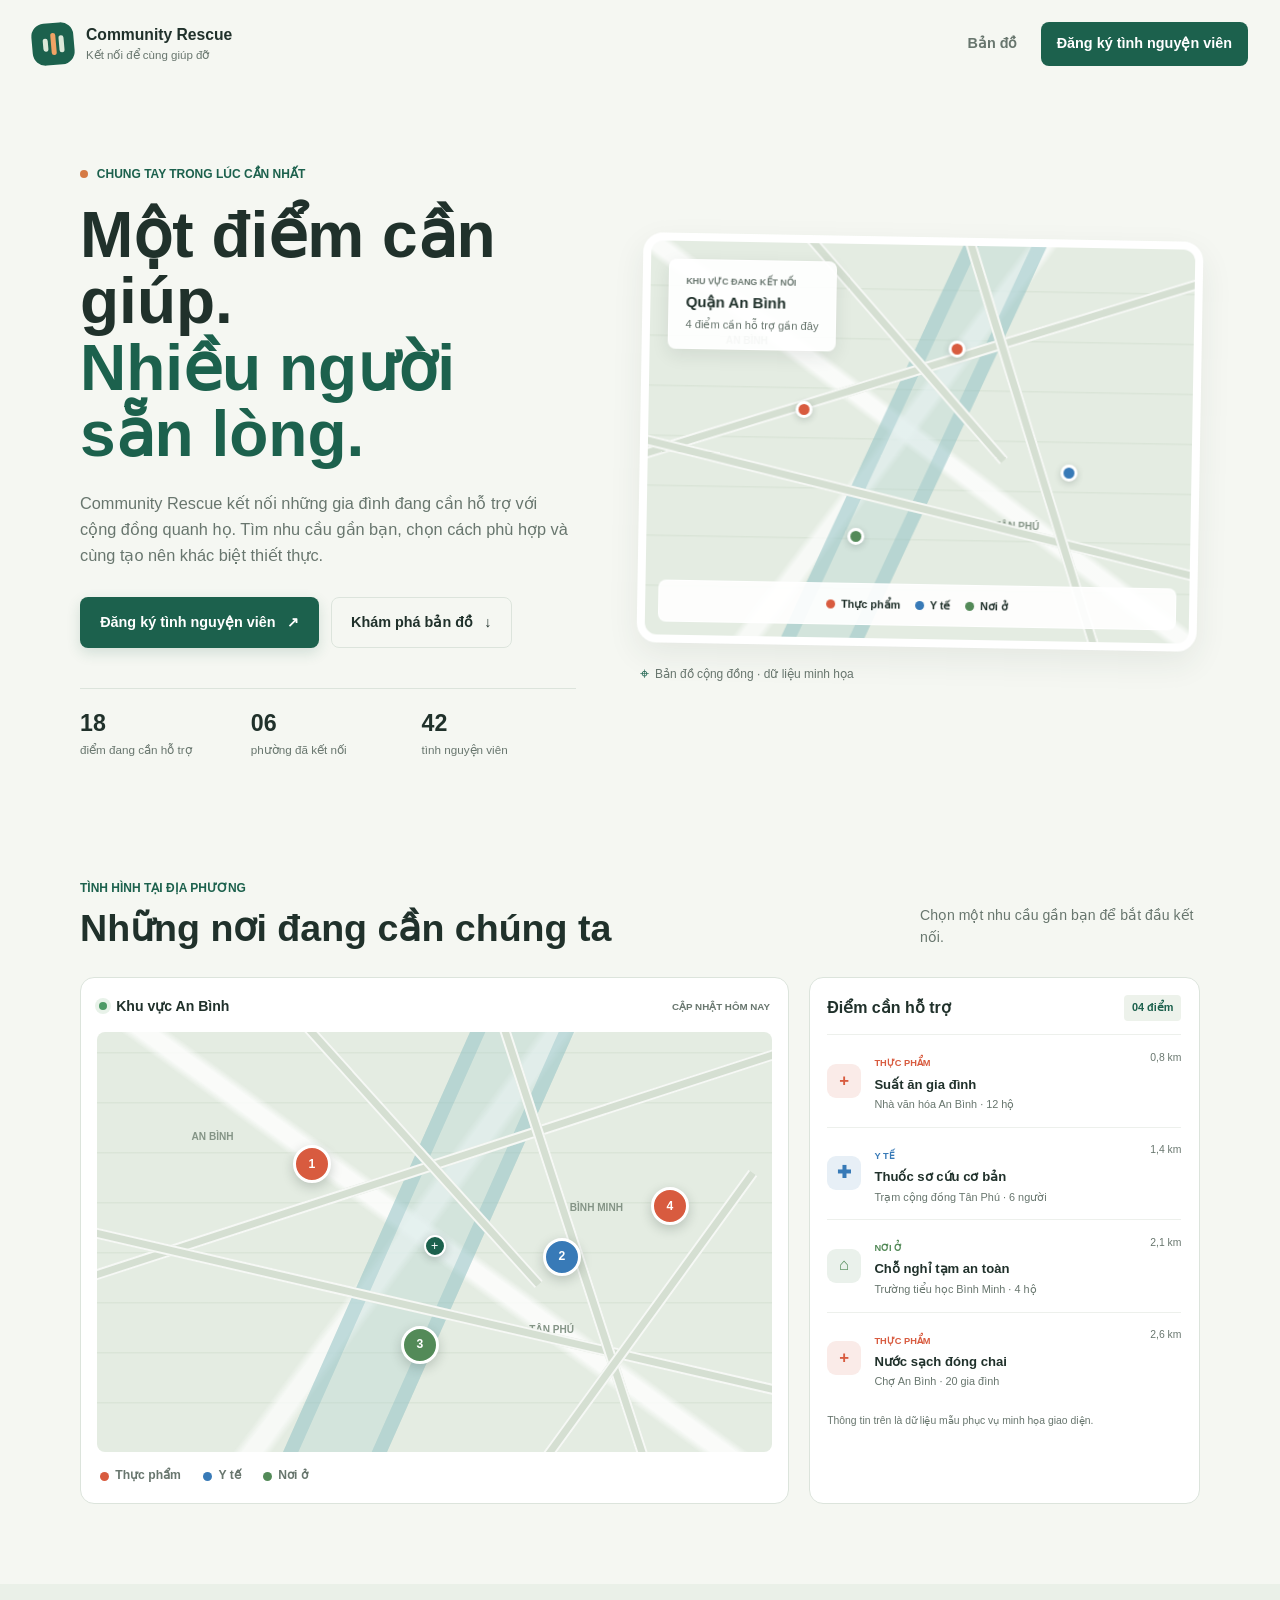
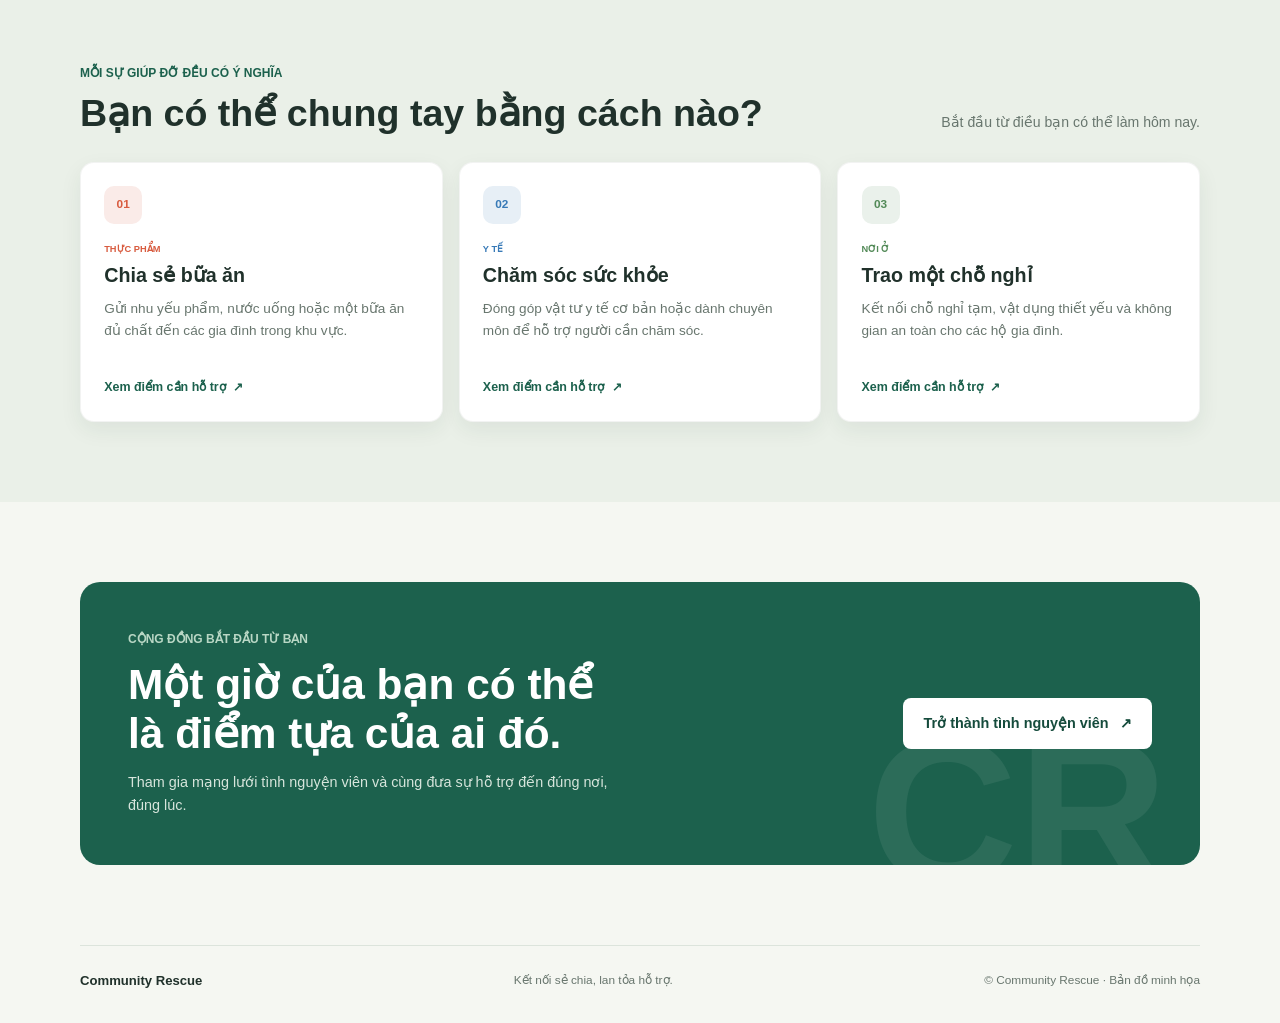
<file: community-rescue-map/index.html>
<!doctype html>
<!-- Khai báo tài liệu HTML5 để trình duyệt hiển thị đúng chuẩn. -->
<html lang="vi">
<!-- Đặt tiếng Việt làm ngôn ngữ chính cho nội dung và trình đọc màn hình. -->
<head>
  <!-- Nhóm metadata và tài nguyên dùng chung của trang. -->
  <meta charset="utf-8">
  <!-- Bảo đảm tiếng Việt hiển thị đúng trên mọi thiết bị. -->
  <meta name="viewport" content="width=device-width, initial-scale=1">
  <!-- Giúp bố cục thích ứng theo chiều rộng màn hình thực tế. -->
  <meta name="theme-color" content="#f5f7f2">
  <!-- Đồng bộ màu thanh trình duyệt với nền giao diện. -->
  <meta name="description" content="Community Rescue kết nối điểm cần hỗ trợ với những người sẵn sàng chung tay.">
  <!-- Mô tả ngắn gọn nội dung website trên công cụ tìm kiếm. -->
  <title>Community Rescue | Bản đồ cứu trợ cộng đồng</title>
  <!-- Đặt tiêu đề dễ nhận biết cho trang chủ. -->
  <link rel="stylesheet" href="css/style.css">
  <!-- Dùng stylesheet chung cho cả trang chủ và trang tình nguyện viên. -->
</head>
<body>
  <!-- Bỏ qua điều hướng để người dùng bàn phím đến thẳng nội dung. -->
  <a class="skip-link" href="#main-content">Bỏ qua điều hướng</a>

  <!-- Header chứa nhận diện thương hiệu và hai liên kết điều hướng chính. -->
  <header class="site-header">
    <!-- Giới thiệu thương hiệu bằng biểu tượng CSS và tên website. -->
    <a class="brand" href="index.html" aria-label="Community Rescue, về trang bản đồ">
      <span class="brand-mark" aria-hidden="true"><span></span><span></span><span></span></span>
      <span class="brand-copy">
        <strong>Community Rescue</strong>
        <small>Kết nối để cùng giúp đỡ</small>
      </span>
    </a>
    <!-- Điều hướng chỉ đến bản đồ và đăng ký tình nguyện viên. -->
    <nav class="primary-nav" aria-label="Điều hướng chính">
      <a class="nav-link is-current" href="index.html" aria-current="page">Bản đồ</a>
      <a class="nav-link nav-link-cta" href="volunteer.html">Đăng ký tình nguyện viên</a>
    </nav>
  </header>

  <!-- Main bao bọc toàn bộ nội dung chính của trang chủ. -->
  <main id="main-content">
    <!-- Hero giới thiệu sứ mệnh và đưa bản đồ cứu trợ vào tầm mắt ngay lập tức. -->
    <section class="hero page-shell" aria-labelledby="hero-title">
      <!-- Nội dung chữ của phần mở đầu. -->
      <div class="hero-copy">
        <p class="eyebrow"><span class="status-dot" aria-hidden="true"></span> Chung tay trong lúc cần nhất</p>
        <!-- Tiêu đề truyền đạt rõ chức năng kết nối của nền tảng. -->
        <h1 id="hero-title">Một điểm cần giúp.<br><span>Nhiều người sẵn lòng.</span></h1>
        <p class="hero-description">Community Rescue kết nối những gia đình đang cần hỗ trợ với cộng đồng quanh họ. Tìm nhu cầu gần bạn, chọn cách phù hợp và cùng tạo nên khác biệt thiết thực.</p>
        <!-- CTA dẫn đến trang tình nguyện viên; liên kết phụ đưa thẳng đến bản đồ. -->
        <div class="button-group">
          <a class="button button-primary" href="volunteer.html">Đăng ký tình nguyện viên <span aria-hidden="true">↗</span></a>
          <a class="button button-secondary" href="#rescue-map">Khám phá bản đồ <span aria-hidden="true">↓</span></a>
        </div>
        <!-- Con số mẫu giúp người xem nắm nhanh hoạt động hiện tại. -->
        <ul class="hero-stats" aria-label="Tổng quan hoạt động">
          <li><strong>18</strong><span>điểm đang cần hỗ trợ</span></li>
          <li><strong>06</strong><span>phường đã kết nối</span></li>
          <li><strong>42</strong><span>tình nguyện viên</span></li>
        </ul>
      </div>

      <!-- Minh họa bản đồ nhẹ, không tải ảnh hay gọi dịch vụ bản đồ bên ngoài. -->
      <aside class="map-preview" aria-label="Tóm tắt bản đồ cứu trợ">
        <!-- Khung bản đồ CSS có các đường phố và marker nhu cầu mẫu. -->
        <div class="map-canvas map-canvas-hero" aria-label="Bản đồ mô phỏng khu vực An Bình">
          <span class="map-district district-one" aria-hidden="true">AN BÌNH</span>
          <span class="map-district district-two" aria-hidden="true">TÂN PHÚ</span>
          <span class="map-river" aria-hidden="true"></span>
          <span class="map-road road-one" aria-hidden="true"></span>
          <span class="map-road road-two" aria-hidden="true"></span>
          <span class="map-road road-three" aria-hidden="true"></span>
          <span class="map-road road-four" aria-hidden="true"></span>
          <span class="map-pin pin-food pin-hero-food" role="img" aria-label="Điểm cần thực phẩm"></span>
          <span class="map-pin pin-medical pin-hero-medical" role="img" aria-label="Điểm cần hỗ trợ y tế"></span>
          <span class="map-pin pin-shelter pin-hero-shelter" role="img" aria-label="Điểm cần nơi ở"></span>
          <span class="map-pin pin-food pin-hero-food-two" role="img" aria-label="Điểm cần thực phẩm thứ hai"></span>
          <!-- Nhãn nổi bật giải thích khu vực minh họa. -->
          <div class="map-callout">
            <span class="callout-kicker">KHU VỰC ĐANG KẾT NỐI</span>
            <strong>Quận An Bình</strong>
            <span>4 điểm cần hỗ trợ gần đây</span>
          </div>
          <!-- Quy ước marker giúp bản đồ dễ đọc kể cả khi không phân biệt màu. -->
          <div class="map-legend" aria-label="Chú giải bản đồ">
            <span><i class="legend-dot food-dot" aria-hidden="true"></i>Thực phẩm</span>
            <span><i class="legend-dot medical-dot" aria-hidden="true"></i>Y tế</span>
            <span><i class="legend-dot shelter-dot" aria-hidden="true"></i>Nơi ở</span>
          </div>
        </div>
        <!-- Thông tin nhỏ dưới bản đồ gợi ý dữ liệu chỉ mang tính minh họa. -->
        <p class="map-caption"><span aria-hidden="true">⌖</span> Bản đồ cộng đồng · dữ liệu minh họa</p>
      </aside>
    </section>

    <!-- Khu vực bản đồ chính và danh sách các điểm mẫu theo nhu cầu. -->
    <section class="map-section page-shell section-space" id="rescue-map" aria-labelledby="map-title">
      <!-- Tiêu đề và mô tả ngắn giúp định hướng khu vực bản đồ. -->
      <header class="section-heading">
        <div>
          <p class="eyebrow">Tình hình tại địa phương</p>
          <h2 id="map-title">Những nơi đang cần chúng ta</h2>
        </div>
        <p class="section-note">Chọn một nhu cầu gần bạn để bắt đầu kết nối.</p>
      </header>

      <!-- Bản đồ và danh sách điểm được đặt cạnh nhau bằng CSS Grid. -->
      <div class="map-layout">
        <!-- Bản đồ mô phỏng với marker được định vị tương đối trong khung. -->
        <article class="map-panel" aria-label="Bản đồ các điểm cứu trợ">
          <div class="map-toolbar">
            <div><span class="live-indicator" aria-hidden="true"></span><strong>Khu vực An Bình</strong></div>
            <span class="sample-label">CẬP NHẬT HÔM NAY</span>
          </div>
          <div class="map-canvas map-canvas-large" role="group" aria-label="Bản đồ mô phỏng với các điểm cần thực phẩm, y tế và nơi ở tại khu vực An Bình">
            <span class="map-district district-one" aria-hidden="true">AN BÌNH</span>
            <span class="map-district district-two" aria-hidden="true">TÂN PHÚ</span>
            <span class="map-district district-three" aria-hidden="true">BÌNH MINH</span>
            <span class="map-river" aria-hidden="true"></span>
            <span class="map-road road-one" aria-hidden="true"></span>
            <span class="map-road road-two" aria-hidden="true"></span>
            <span class="map-road road-three" aria-hidden="true"></span>
            <span class="map-road road-four" aria-hidden="true"></span>
            <span class="map-road road-five" aria-hidden="true"></span>
            <a class="map-marker marker-food marker-one" href="#need-food" aria-label="Xem điểm cần thực phẩm tại Nhà văn hóa An Bình">1</a>
            <a class="map-marker marker-medical marker-two" href="#need-medical" aria-label="Xem điểm cần y tế tại Trạm cộng đồng Tân Phú">2</a>
            <a class="map-marker marker-shelter marker-three" href="#need-shelter" aria-label="Xem điểm cần nơi ở tại Trường tiểu học Bình Minh">3</a>
            <a class="map-marker marker-food marker-four" href="#need-food" aria-label="Xem điểm cần thực phẩm tại Chợ An Bình">4</a>
            <span class="map-center" aria-hidden="true">+</span>
          </div>
          <!-- Chú giải dạng Flexbox nêu rõ màu nhận diện từng loại hỗ trợ. -->
          <ul class="legend" aria-label="Chú giải loại hỗ trợ">
            <li><i class="legend-dot food-dot" aria-hidden="true"></i>Thực phẩm</li>
            <li><i class="legend-dot medical-dot" aria-hidden="true"></i>Y tế</li>
            <li><i class="legend-dot shelter-dot" aria-hidden="true"></i>Nơi ở</li>
          </ul>
        </article>

        <!-- Danh sách các nhu cầu mẫu liên kết trực tiếp từ marker trên bản đồ. -->
        <aside class="needs-panel" aria-labelledby="needs-title">
          <div class="needs-heading">
            <h3 id="needs-title">Điểm cần hỗ trợ</h3>
            <span class="needs-count">04 điểm</span>
          </div>
          <article class="need-item need-food" id="need-food">
            <span class="need-icon" aria-hidden="true">+</span>
            <div class="need-copy"><span class="need-category">THỰC PHẨM</span><h4>Suất ăn gia đình</h4><p>Nhà văn hóa An Bình · 12 hộ</p></div>
            <span class="need-distance">0,8 km</span>
          </article>
          <article class="need-item need-medical" id="need-medical">
            <span class="need-icon" aria-hidden="true">✚</span>
            <div class="need-copy"><span class="need-category">Y TẾ</span><h4>Thuốc sơ cứu cơ bản</h4><p>Trạm cộng đồng Tân Phú · 6 người</p></div>
            <span class="need-distance">1,4 km</span>
          </article>
          <article class="need-item need-shelter" id="need-shelter">
            <span class="need-icon" aria-hidden="true">⌂</span>
            <div class="need-copy"><span class="need-category">NƠI Ở</span><h4>Chỗ nghỉ tạm an toàn</h4><p>Trường tiểu học Bình Minh · 4 hộ</p></div>
            <span class="need-distance">2,1 km</span>
          </article>
          <article class="need-item need-food">
            <span class="need-icon" aria-hidden="true">+</span>
            <div class="need-copy"><span class="need-category">THỰC PHẨM</span><h4>Nước sạch đóng chai</h4><p>Chợ An Bình · 20 gia đình</p></div>
            <span class="need-distance">2,6 km</span>
          </article>
          <p class="sample-disclaimer">Thông tin trên là dữ liệu mẫu phục vụ minh họa giao diện.</p>
        </aside>
      </div>
    </section>

    <!-- Các loại đóng góp giúp người dùng nhận biết nhanh cách có thể hỗ trợ. -->
    <section class="support-section section-space" aria-labelledby="support-title">
      <div class="page-shell">
        <header class="section-heading support-heading">
          <div>
            <p class="eyebrow">Mỗi sự giúp đỡ đều có ý nghĩa</p>
            <h2 id="support-title">Bạn có thể chung tay bằng cách nào?</h2>
          </div>
          <p class="section-note">Bắt đầu từ điều bạn có thể làm hôm nay.</p>
        </header>
        <!-- CSS Grid tạo ba thẻ hỗ trợ cân đối và tự xếp lại trên màn hình nhỏ. -->
        <div class="support-grid">
          <article class="support-card support-card-food">
            <span class="support-symbol" aria-hidden="true">01</span>
            <p class="need-category">THỰC PHẨM</p>
            <h3>Chia sẻ bữa ăn</h3>
            <p>Gửi nhu yếu phẩm, nước uống hoặc một bữa ăn đủ chất đến các gia đình trong khu vực.</p>
            <a href="#need-food" aria-label="Xem điểm cần hỗ trợ thực phẩm">Xem điểm cần hỗ trợ <span aria-hidden="true">↗</span></a>
          </article>
          <article class="support-card support-card-medical">
            <span class="support-symbol" aria-hidden="true">02</span>
            <p class="need-category">Y TẾ</p>
            <h3>Chăm sóc sức khỏe</h3>
            <p>Đóng góp vật tư y tế cơ bản hoặc dành chuyên môn để hỗ trợ người cần chăm sóc.</p>
            <a href="#need-medical" aria-label="Xem điểm cần hỗ trợ y tế">Xem điểm cần hỗ trợ <span aria-hidden="true">↗</span></a>
          </article>
          <article class="support-card support-card-shelter">
            <span class="support-symbol" aria-hidden="true">03</span>
            <p class="need-category">NƠI Ở</p>
            <h3>Trao một chỗ nghỉ</h3>
            <p>Kết nối chỗ nghỉ tạm, vật dụng thiết yếu và không gian an toàn cho các hộ gia đình.</p>
            <a href="#need-shelter" aria-label="Xem điểm cần hỗ trợ nơi ở">Xem điểm cần hỗ trợ <span aria-hidden="true">↗</span></a>
          </article>
        </div>
      </div>
    </section>

    <!-- Lời mời tham gia tình nguyện kết thúc luồng khám phá bằng hành động cụ thể. -->
    <section class="volunteer-banner page-shell" aria-labelledby="volunteer-title">
      <div class="volunteer-copy">
        <p class="eyebrow">Cộng đồng bắt đầu từ bạn</p>
        <h2 id="volunteer-title">Một giờ của bạn có thể<br>là điểm tựa của ai đó.</h2>
        <p>Tham gia mạng lưới tình nguyện viên và cùng đưa sự hỗ trợ đến đúng nơi, đúng lúc.</p>
      </div>
      <a class="button button-light" href="volunteer.html">Trở thành tình nguyện viên <span aria-hidden="true">↗</span></a>
      <span class="banner-decoration" aria-hidden="true">CR</span>
    </section>
  </main>

  <!-- Footer nhắc lại tên hệ thống và mục đích kết nối cộng đồng. -->
  <footer class="site-footer page-shell">
    <a class="footer-brand" href="index.html">Community Rescue</a>
    <p>Kết nối sẻ chia, lan tỏa hỗ trợ.</p>
    <span>© Community Rescue · Bản đồ minh họa</span>
  </footer>
</body>
<!-- Ghi chú học tập: semantic nằm ở header, nav, main, section, article, aside và footer. -->
<!-- Flexbox dùng cho header, navigation, button group và legend; Grid dùng cho hero, bản đồ, thống kê và card. -->
<!-- Responsive nằm trong các media query; design system nằm trong :root của css/style.css. -->
<!-- Animation nằm trong keyframes và tương tác CSS; không dùng AOS vì AOS cần JavaScript. -->
</html>
</file>
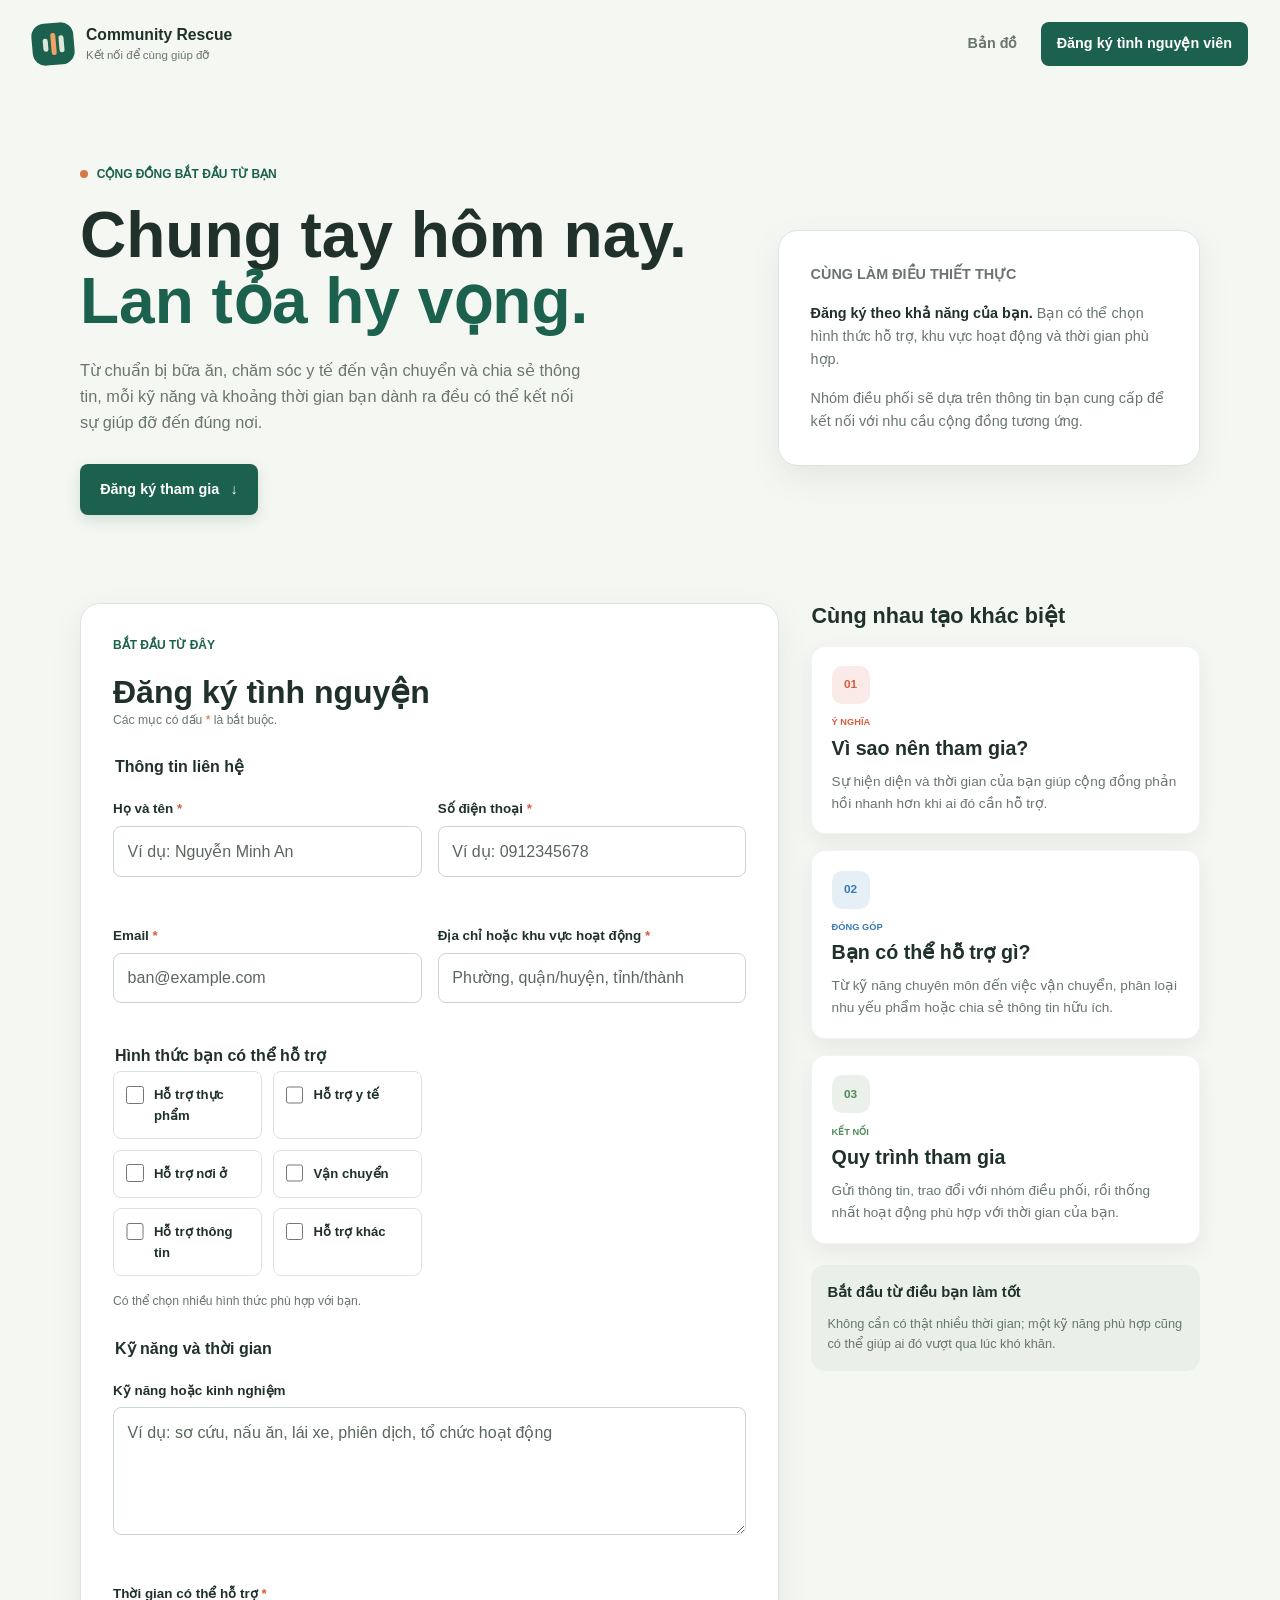
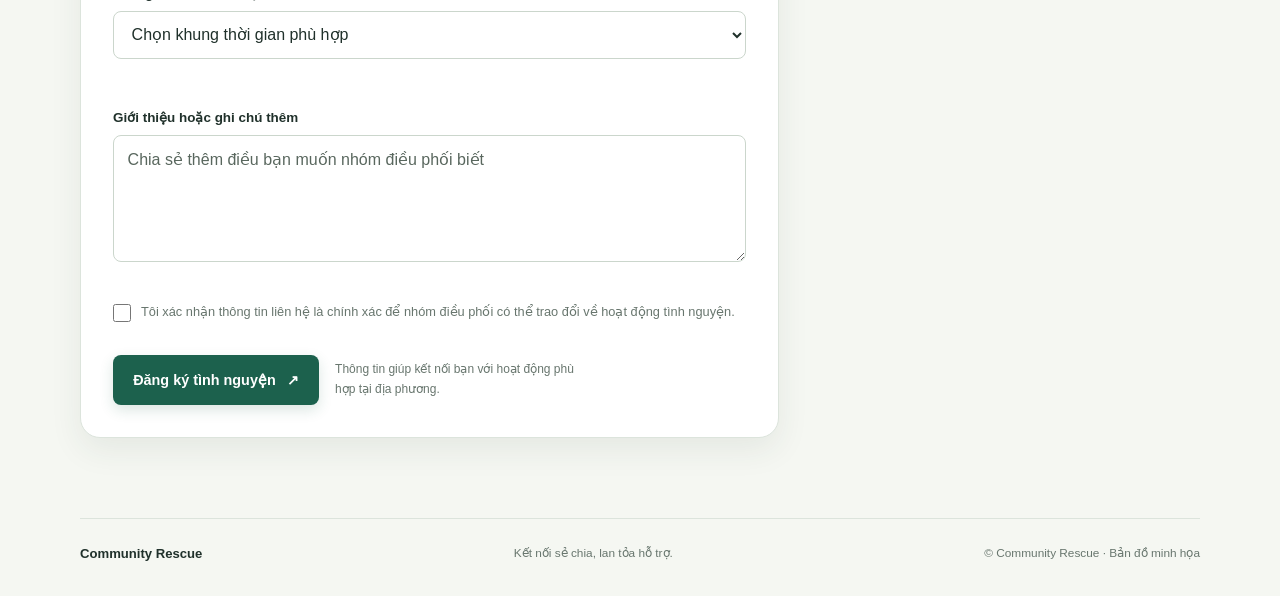
<file: community-rescue-map/volunteer.html>
<!doctype html>
<!-- Khai báo tài liệu HTML5 để trình duyệt hiển thị đúng chuẩn. -->
<html lang="vi">
<!-- Đặt tiếng Việt làm ngôn ngữ chính cho nội dung và trình đọc màn hình. -->
<head>
  <!-- Nhóm metadata và liên kết stylesheet dùng chung. -->
  <meta charset="utf-8">
  <!-- Bảo đảm tiếng Việt hiển thị đúng trên mọi thiết bị. -->
  <meta name="viewport" content="width=device-width, initial-scale=1">
  <!-- Giúp bố cục thích ứng theo chiều rộng màn hình. -->
  <meta name="theme-color" content="#f5f7f2">
  <!-- Đồng bộ màu thanh trình duyệt với giao diện chung. -->
  <meta name="description" content="Đăng ký tham gia mạng lưới tình nguyện viên Community Rescue và hỗ trợ cộng đồng gần bạn.">
  <!-- Mô tả ngắn gọn nội dung trang đăng ký. -->
  <title>Đăng ký tình nguyện viên | Community Rescue</title>
  <!-- Đặt tiêu đề riêng cho trang tình nguyện viên. -->
  <link rel="stylesheet" href="css/style.css">
  <!-- Tái sử dụng stylesheet chung của website. -->
</head>
<body>
  <!-- Cung cấp lối tắt cho người dùng bàn phím đến nội dung chính. -->
  <a class="skip-link" href="#main-content">Bỏ qua điều hướng</a>

  <!-- Header và nhận diện thương hiệu đồng bộ với trang bản đồ. -->
  <header class="site-header">
    <!-- Liên kết thương hiệu đưa người dùng về trang chủ. -->
    <a class="brand" href="index.html" aria-label="Community Rescue, về trang bản đồ">
      <!-- Biểu tượng trang trí được ẩn khỏi trình đọc màn hình. -->
      <span class="brand-mark" aria-hidden="true"><span></span><span></span><span></span></span>
      <!-- Hiển thị tên thương hiệu và thông điệp chung. -->
      <span class="brand-copy">
        <strong>Community Rescue</strong>
        <small>Kết nối để cùng giúp đỡ</small>
      </span>
    </a>
    <!-- Điều hướng chỉ gồm bản đồ và trang đăng ký tình nguyện viên. -->
    <nav class="primary-nav" aria-label="Điều hướng chính">
      <a class="nav-link" href="index.html">Bản đồ</a>
      <a class="nav-link nav-link-cta active" href="volunteer.html" aria-current="page">Đăng ký tình nguyện viên</a>
    </nav>
  </header>

  <!-- Khu vực chính chứa lời mời và biểu mẫu đăng ký. -->
  <main id="main-content">
    <!-- Hero giới thiệu cách tình nguyện viên có thể tạo tác động thiết thực. -->
    <section class="hero volunteer-hero page-shell" aria-labelledby="hero-title">
      <!-- Tiêu đề, lời giới thiệu và lối tắt đến biểu mẫu. -->
      <section class="hero-copy">
        <p class="eyebrow"><span class="status-dot" aria-hidden="true"></span> Cộng đồng bắt đầu từ bạn</p>
        <!-- Tiêu đề chính nêu rõ mục đích của trang. -->
        <h1 id="hero-title">Chung tay hôm nay.<br><span>Lan tỏa hy vọng.</span></h1>
        <!-- Mô tả những cách tình nguyện viên có thể hỗ trợ cộng đồng. -->
        <p class="hero-description">Từ chuẩn bị bữa ăn, chăm sóc y tế đến vận chuyển và chia sẻ thông tin, mỗi kỹ năng và khoảng thời gian bạn dành ra đều có thể kết nối sự giúp đỡ đến đúng nơi.</p>
        <!-- Đưa người đọc thẳng đến biểu mẫu đăng ký. -->
        <p class="button-group"><a class="button button-primary" href="#volunteer-form">Đăng ký tham gia <span aria-hidden="true">↓</span></a></p>
      </section>

      <!-- Nêu rõ nguyên tắc phối hợp và lời mời đăng ký. -->
      <aside class="volunteer-intro-card" aria-label="Thông tin khi tham gia tình nguyện">
        <p class="eyebrow">Cùng làm điều thiết thực</p>
        <p><strong>Đăng ký theo khả năng của bạn.</strong> Bạn có thể chọn hình thức hỗ trợ, khu vực hoạt động và thời gian phù hợp.</p>
        <p>Nhóm điều phối sẽ dựa trên thông tin bạn cung cấp để kết nối với nhu cầu cộng đồng tương ứng.</p>
      </aside>
    </section>

    <!-- Biểu mẫu và thông tin tham gia tạo thành bố cục hai cột responsive. -->
    <section class="volunteer-page-content page-shell" aria-labelledby="form-title">
      <!-- Thu thập thông tin cần thiết để điều phối hoạt động tình nguyện. -->
      <form class="volunteer-form" id="volunteer-form" method="post">
        <!-- Tiêu đề và hướng dẫn ngắn cho biểu mẫu. -->
        <header>
          <p class="eyebrow">Bắt đầu từ đây</p>
          <h2 class="section-heading-title" id="form-title">Đăng ký tình nguyện</h2>
          <p class="form-help">Các mục có dấu <span class="required-mark" aria-hidden="true">*</span> là bắt buộc.</p>
        </header>

        <!-- Gom thông tin liên hệ vào một nhóm có tiêu đề truy cập được. -->
        <fieldset>
          <legend>Thông tin liên hệ</legend>
          <!-- Thu thập họ tên đầy đủ của tình nguyện viên. -->
          <p class="form-field">
            <label for="full-name">Họ và tên <span class="required-mark" aria-hidden="true">*</span></label>
            <input id="full-name" name="full-name" type="text" autocomplete="name" placeholder="Ví dụ: Nguyễn Minh An" required>
          </p>
          <!-- Kiểm tra định dạng và gợi ý nhập số điện thoại. -->
          <p class="form-field">
            <label for="phone">Số điện thoại <span class="required-mark" aria-hidden="true">*</span></label>
            <input id="phone" name="phone" type="tel" autocomplete="tel" inputmode="tel" pattern="(\+84|0)[0-9]{9}" title="Nhập số gồm 10 chữ số bắt đầu bằng 0 hoặc mã quốc gia +84." placeholder="Ví dụ: 0912345678" required>
          </p>
          <!-- Dùng kiểm tra email HTML5 để nhận thông tin liên hệ hợp lệ. -->
          <p class="form-field">
            <label for="email">Email <span class="required-mark" aria-hidden="true">*</span></label>
            <input id="email" name="email" type="email" autocomplete="email" placeholder="ban@example.com" required>
          </p>
          <!-- Xác định khu vực thuận tiện để điều phối hỗ trợ. -->
          <p class="form-field">
            <label for="area">Địa chỉ hoặc khu vực hoạt động <span class="required-mark" aria-hidden="true">*</span></label>
            <input id="area" name="area" type="text" autocomplete="address-level2" placeholder="Phường, quận/huyện, tỉnh/thành" required>
          </p>
        </fieldset>

        <!-- Nhóm checkbox giúp chọn một hoặc nhiều hình thức hỗ trợ. -->
        <fieldset>
          <legend>Hình thức bạn có thể hỗ trợ</legend>
          <!-- Đưa các lựa chọn thành thẻ lớn, dễ thao tác trên màn hình cảm ứng. -->
          <section class="support-options" aria-label="Các hình thức hỗ trợ">
            <label class="support-option"><input name="support-type" type="checkbox" value="food"> Hỗ trợ thực phẩm</label>
            <label class="support-option"><input name="support-type" type="checkbox" value="medical"> Hỗ trợ y tế</label>
            <label class="support-option"><input name="support-type" type="checkbox" value="shelter"> Hỗ trợ nơi ở</label>
            <label class="support-option"><input name="support-type" type="checkbox" value="transport"> Vận chuyển</label>
            <label class="support-option"><input name="support-type" type="checkbox" value="information"> Hỗ trợ thông tin</label>
            <label class="support-option"><input name="support-type" type="checkbox" value="other"> Hỗ trợ khác</label>
          </section>
          <!-- Cho biết có thể chọn nhiều hình thức và không bắt buộc. -->
          <p class="form-help form-field-wide">Có thể chọn nhiều hình thức phù hợp với bạn.</p>
        </fieldset>

        <!-- Thu thập kỹ năng, thời gian và ghi chú trong cùng nhóm thông tin. -->
        <fieldset>
          <legend>Kỹ năng và thời gian</legend>
          <!-- Ghi nhận kinh nghiệm liên quan để ghép đúng hoạt động. -->
          <p class="form-field form-field-wide">
            <label for="skills">Kỹ năng hoặc kinh nghiệm</label>
            <textarea id="skills" name="skills" rows="4" placeholder="Ví dụ: sơ cứu, nấu ăn, lái xe, phiên dịch, tổ chức hoạt động"></textarea>
          </p>
          <!-- Cho phép chọn những khung thời gian thường có thể tham gia. -->
          <p class="form-field form-field-wide">
            <label for="availability">Thời gian có thể hỗ trợ <span class="required-mark" aria-hidden="true">*</span></label>
            <select id="availability" name="availability" required>
              <option value="" selected disabled>Chọn khung thời gian phù hợp</option>
              <option value="weekday">Ngày thường</option>
              <option value="weekend">Cuối tuần</option>
              <option value="flexible">Linh hoạt theo hoạt động</option>
              <option value="evening">Buổi tối</option>
            </select>
          </p>
          <!-- Tạo chỗ ghi chú thêm cho nhu cầu hoặc giới hạn riêng. -->
          <p class="form-field form-field-wide">
            <label for="notes">Giới thiệu hoặc ghi chú thêm</label>
            <textarea id="notes" name="notes" rows="4" maxlength="1000" placeholder="Chia sẻ thêm điều bạn muốn nhóm điều phối biết"></textarea>
          </p>
        </fieldset>

        <!-- Yêu cầu người gửi xác nhận thông tin liên hệ trước khi gửi. -->
        <label class="consent-row" for="contact-consent">
          <input id="contact-consent" name="contact-consent" type="checkbox" value="yes" required>
          Tôi xác nhận thông tin liên hệ là chính xác để nhóm điều phối có thể trao đổi về hoạt động tình nguyện.
        </label>

        <!-- Nút gửi có trạng thái tương tác và vùng chạm dễ sử dụng. -->
        <section class="form-actions" aria-label="Gửi đăng ký">
          <button class="button button-primary form-submit" type="submit">Đăng ký tình nguyện <span aria-hidden="true">↗</span></button>
          <p>Thông tin giúp kết nối bạn với hoạt động phù hợp tại địa phương.</p>
        </section>
      </form>

      <!-- Những thẻ thông tin giúp người đăng ký hiểu hoạt động trước khi gửi. -->
      <aside class="volunteer-aside" aria-labelledby="participation-title">
        <h2 id="participation-title">Cùng nhau tạo khác biệt</h2>
        <!-- Giải thích lợi ích cộng đồng của việc tham gia tình nguyện. -->
        <article class="support-card support-card-food">
          <span class="support-symbol" aria-hidden="true">01</span>
          <p class="need-category">Ý NGHĨA</p>
          <h3>Vì sao nên tham gia?</h3>
          <p>Sự hiện diện và thời gian của bạn giúp cộng đồng phản hồi nhanh hơn khi ai đó cần hỗ trợ.</p>
        </article>
        <!-- Nêu các nhóm kỹ năng và hình thức đóng góp đa dạng. -->
        <article class="support-card support-card-medical">
          <span class="support-symbol" aria-hidden="true">02</span>
          <p class="need-category">ĐÓNG GÓP</p>
          <h3>Bạn có thể hỗ trợ gì?</h3>
          <p>Từ kỹ năng chuyên môn đến việc vận chuyển, phân loại nhu yếu phẩm hoặc chia sẻ thông tin hữu ích.</p>
        </article>
        <!-- Mô tả ngắn gọn các bước phối hợp sau khi đăng ký. -->
        <article class="support-card support-card-shelter">
          <span class="support-symbol" aria-hidden="true">03</span>
          <p class="need-category">KẾT NỐI</p>
          <h3>Quy trình tham gia</h3>
          <p>Gửi thông tin, trao đổi với nhóm điều phối, rồi thống nhất hoạt động phù hợp với thời gian của bạn.</p>
        </article>
        <!-- Đưa ra lời nhắc rằng mọi mức độ đóng góp đều có giá trị. -->
        <section class="volunteer-followup" aria-label="Lời nhắn dành cho tình nguyện viên mới">
          <h3>Bắt đầu từ điều bạn làm tốt</h3>
          <p>Không cần có thật nhiều thời gian; một kỹ năng phù hợp cũng có thể giúp ai đó vượt qua lúc khó khăn.</p>
        </section>
      </aside>
    </section>
  </main>

  <!-- Footer dùng chung nhận diện và thông điệp với trang bản đồ. -->
  <footer class="site-footer page-shell">
    <a class="footer-brand" href="index.html">Community Rescue</a>
    <p>Kết nối sẻ chia, lan tỏa hỗ trợ.</p>
    <span>© Community Rescue · Bản đồ minh họa</span>
  </footer>
</body>
<!-- Semantic HTML nằm ở header, nav, main, section, article, aside, form, fieldset, legend, label và footer. -->
<!-- Flexbox dùng cho header, navigation, nhóm nút, lựa chọn hỗ trợ và các hàng biểu mẫu; Grid dùng cho form, aside và card. -->
<!-- Responsive được triển khai bằng Grid và breakpoint trong css/style.css; design system cũng được dùng từ stylesheet chung. -->
<!-- Animation fade/slide dùng opacity và transform; scroll-driven animation CSS chạy khi được trình duyệt hỗ trợ. -->
<!-- Không sử dụng AOS vì thư viện này cần JavaScript, trái với yêu cầu chỉ dùng HTML và CSS. -->
</html>
</file>
<file: community-rescue-map/css/style.css>
:root {
	--color-ink: #20312b; /* Màu chữ chính có độ tương phản cao. */
	--color-muted: #68766e; /* Màu chữ phụ cho thông tin ít ưu tiên. */
	--color-paper: #f5f7f2; /* Nền ấm nhẹ cho toàn trang. */
	--color-surface: #ffffff; /* Nền thẻ và khu vực nội dung. */
	--color-line: #dce4dc; /* Đường viền mảnh phân tách nội dung. */
	--color-primary: #1c614d; /* Màu thương hiệu xanh rừng. */
	--color-primary-dark: #154b3c; /* Màu hover đậm cho hành động chính. */
	--color-accent: #f1a365; /* Màu nhấn ấm cho điểm cần chú ý. */
	--color-food: #d85b3f; /* Màu nhận diện nhu cầu thực phẩm. */
	--color-medical: #387ab7; /* Màu nhận diện nhu cầu y tế. */
	--color-shelter: #538a58; /* Màu nhận diện nhu cầu nơi ở. */
	--color-map: #e4ece2; /* Nền bản đồ tĩnh, dịu mắt. */
	--space-1: 0.5rem; /* Khoảng cách nhỏ theo hệ thống 8 điểm. */
	--space-2: 1rem; /* Khoảng cách tiêu chuẩn. */
	--space-3: 1.5rem; /* Khoảng cách giữa các nhóm nội dung. */
	--space-4: 2rem; /* Khoảng cách section ngắn. */
	--space-5: 3rem; /* Khoảng cách section rộng. */
	--space-6: 5rem; /* Khoảng cách lớn trên desktop. */
	--radius-sm: 0.5rem; /* Bo góc nhỏ cho nút và nhãn. */
	--radius-md: 0.875rem; /* Bo góc thành phần và thẻ. */
	--radius-lg: 1.25rem; /* Bo góc khung lớn. */
	--shadow-soft: 0 12px 32px rgb(33 58 45 / 8%); /* Bóng nhẹ của khung bản đồ. */
	--shadow-card: 0 8px 22px rgb(33 58 45 / 7%); /* Bóng mặc định của card. */
	--shadow-hover: 0 16px 32px rgb(33 58 45 / 14%); /* Bóng tăng nhẹ khi hover. */
	--transition-fast: 180ms cubic-bezier(0.2, 0.75, 0.25, 1); /* Easing nhanh cho phản hồi nút. */
	--transition-card: 280ms cubic-bezier(0.22, 1, 0.36, 1); /* Easing mềm cho card. */
	--font-body: "Aptos", "Segoe UI", sans-serif; /* Font hệ thống rõ ràng, không tải tài nguyên ngoài. */
}

*,
*::before,
*::after {
	box-sizing: border-box; /* Tính padding trong kích thước phần tử. */
}

html {
	scroll-behavior: smooth; /* Cuộn đến khu vực liên kết một cách nhẹ nhàng. */
	scroll-padding-top: 1.5rem; /* Chừa khoảng thở khi đến đích liên kết. */
}

body {
	margin: 0; /* Loại bỏ lề mặc định của trình duyệt. */
	overflow-x: hidden; /* Ngăn đường phố mô phỏng gây tràn ngang. */
	background: var(--color-paper); /* Áp dụng màu nền của design system. */
	color: var(--color-ink); /* Đặt màu chữ mặc định. */
	font-family: var(--font-body); /* Dùng font dễ đọc có sẵn trên thiết bị. */
	font-size: 1rem; /* Giữ cỡ chữ cơ sở dễ đọc. */
	line-height: 1.6; /* Tạo khoảng dòng thoáng cho nội dung tiếng Việt. */
}

a {
	color: inherit; /* Giữ màu liên kết theo ngữ cảnh thiết kế. */
	text-decoration: none; /* Bỏ gạch chân mặc định, bổ sung trạng thái tương tác riêng. */
}

button,
a {
	-webkit-tap-highlight-color: transparent; /* Bỏ lớp phủ chạm mặc định trên mobile. */
}

a:focus-visible {
	outline: 3px solid var(--color-accent); /* Tạo viền focus rõ cho thao tác bàn phím. */
	outline-offset: 4px; /* Tách viền focus khỏi nội dung liên kết. */
}

.page-shell {
	width: min(1120px, calc(100% - 3rem)); /* Giới hạn chiều rộng và chừa lề hai bên. */
	margin-inline: auto; /* Căn nội dung vào giữa màn hình. */
}

.skip-link {
	position: absolute; /* Đưa liên kết hỗ trợ ra khỏi luồng nội dung thường. */
	z-index: 10; /* Đặt liên kết phía trên nội dung khi được focus. */
	padding: 0.7rem 1rem; /* Tạo vùng bấm đủ rộng. */
	transform: translateY(-150%); /* Ẩn bằng transform, không dịch chuyển luồng bố cục. */
	background: var(--color-ink); /* Tạo nền tương phản cho liên kết. */
	color: white; /* Giữ chữ dễ đọc trên nền tối. */
}

.skip-link:focus {
	transform: translateY(0); /* Hiện liên kết khi người dùng điều hướng bàn phím. */
}

.site-header {
	position: relative; /* Tạo lớp chứa riêng cho header. */
	z-index: 2; /* Giữ điều hướng phía trên phần minh họa. */
	display: flex; /* Sắp xếp thương hiệu và navigation theo hàng. */
	align-items: center; /* Căn giữa các thành phần theo trục dọc. */
	justify-content: space-between; /* Đẩy thương hiệu và navigation về hai phía. */
	gap: var(--space-3); /* Giữ khoảng cách khi nội dung co lại. */
	width: min(1280px, calc(100% - 4rem)); /* Tạo vùng header rộng hơn phần nội dung. */
	min-height: 88px; /* Giữ chiều cao header ổn định. */
	margin-inline: auto; /* Căn header giữa màn hình. */
	animation: header-arrive 650ms cubic-bezier(0.16, 1, 0.3, 1) both; /* Header xuất hiện bằng fade nhẹ. */
}

.brand {
	display: flex; /* Đặt biểu tượng cạnh phần tên thương hiệu. */
	align-items: center; /* Căn biểu tượng và chữ theo trục dọc. */
	gap: 0.75rem; /* Tạo khoảng cách giữa biểu tượng và tên. */
	min-width: 0; /* Cho phép phần chữ co trên màn hình nhỏ. */
}

.brand-mark {
	display: flex; /* Xếp ba nét biểu tượng trong một hàng. */
	align-items: center; /* Căn các nét biểu tượng theo giữa. */
	justify-content: center; /* Căn cụm biểu tượng vào tâm. */
	gap: 3px; /* Tạo nhịp nhỏ giữa các nét. */
	width: 42px; /* Giữ biểu tượng có khung ổn định. */
	height: 42px; /* Cân bằng chiều ngang và chiều cao. */
	border-radius: 13px; /* Bo góc vừa phải cho dấu hiệu thương hiệu. */
	background: var(--color-primary); /* Tạo nền xanh nhận diện. */
	transform: rotate(-5deg); /* Tạo nét riêng cho cụm biểu tượng. */
}

.brand-mark span {
	display: block; /* Cho phép đặt kích thước từng nét. */
	width: 5px; /* Tạo nét gọn, dễ phân biệt. */
	border-radius: 5px; /* Làm đầu nét mềm. */
	background: #dce8d9; /* Tạo tương phản dịu trên nền xanh. */
}

.brand-mark span:nth-child(1) { height: 13px; } /* Nét bên trái thấp hơn. */
.brand-mark span:nth-child(2) { height: 22px; background: #f1a365; } /* Nét giữa làm điểm nhấn. */
.brand-mark span:nth-child(3) { height: 17px; } /* Nét bên phải hoàn thiện nhịp biểu tượng. */

.brand-copy {
	display: grid; /* Xếp tên và mô tả thương hiệu thành hai hàng. */
	line-height: 1.2; /* Giữ cụm tên gọn gàng. */
}

.brand-copy strong {
	font-size: 0.98rem; /* Làm nổi bật tên thương hiệu. */
	font-weight: 750; /* Tạo trọng lượng thị giác rõ ràng. */
}

.brand-copy small {
	margin-top: 0.25rem; /* Tách mô tả khỏi tên thương hiệu. */
	color: var(--color-muted); /* Hạ mức ưu tiên của mô tả ngắn. */
	font-size: 0.72rem; /* Giữ mô tả phụ gọn. */
}

.primary-nav {
	display: flex; /* Sắp xếp điều hướng theo hàng. */
	align-items: center; /* Căn giữa liên kết theo trục dọc. */
	gap: 0.45rem; /* Tạo khoảng cách dễ quét giữa các lựa chọn. */
}

.nav-link {
	display: inline-flex; /* Căn nội dung và giữ vùng bấm linh hoạt. */
	align-items: center; /* Căn chữ giữa vùng bấm. */
	justify-content: center; /* Căn giữa nhãn ngắn. */
	min-height: 44px; /* Đảm bảo vùng chạm phù hợp trên mobile. */
	padding: 0.65rem 1rem; /* Tạo vùng bấm thoải mái. */
	border-radius: var(--radius-sm); /* Bo nhẹ góc điều hướng. */
	color: var(--color-muted); /* Phân biệt điều hướng với CTA. */
	font-size: 0.9rem; /* Giữ navigation gọn. */
	font-weight: 650; /* Tăng độ rõ của nhãn. */
	transition: color var(--transition-fast), background var(--transition-fast), transform var(--transition-fast); /* Chuyển màu và vị trí nhẹ khi tương tác. */
}

.nav-link:hover {
	background: #e9eee8; /* Tạo vùng hover trung tính. */
	color: var(--color-ink); /* Nhấn mạnh mục được trỏ tới. */
}

.nav-link:active {
	transform: scale(0.98); /* Phản hồi nhẹ khi nhấn. */
}

.nav-link-cta {
	background: var(--color-primary); /* Làm nổi bật đăng ký tình nguyện. */
	color: #ffffff; /* Đảm bảo tương phản trên nút xanh. */
}

.nav-link.active {
	background: var(--color-primary); /* Đánh dấu trang hiện tại bằng màu thương hiệu. */
	color: #ffffff; /* Giữ nhãn trang hiện tại dễ đọc. */
}

.nav-link-cta:hover {
	background: var(--color-primary-dark); /* Đổi sang xanh đậm khi hover. */
	color: #ffffff; /* Giữ chữ sáng ở trạng thái hover. */
	transform: translateY(-1px); /* Nâng nhẹ nút theo phản hồi trực quan. */
}

.hero {
	display: grid; /* Chia hero thành nội dung và bản đồ. */
	grid-template-columns: minmax(0, 0.94fr) minmax(0, 1.06fr); /* Ưu tiên không gian vừa đủ cho bản đồ. */
	align-items: center; /* Căn hai cột theo chiều dọc. */
	gap: clamp(2rem, 5vw, 5rem); /* Tạo khoảng cách co giãn theo viewport. */
	padding-block: clamp(3rem, 6vw, 5.5rem) 4.5rem; /* Tạo khoảng thở hero linh hoạt. */
	animation: hero-arrive 780ms cubic-bezier(0.16, 1, 0.3, 1) 100ms both; /* Hero fade và trượt lên nhẹ sau header. */
}

.hero-copy > * {
	animation: copy-arrive 620ms cubic-bezier(0.2, 0.85, 0.25, 1) both; /* Tạo nhịp xuất hiện tuần tự cho nội dung hero. */
}

.hero-copy > :nth-child(1) { animation-delay: 160ms; } /* Hiện eyebrow trước. */
.hero-copy > :nth-child(2) { animation-delay: 230ms; } /* Tiếp theo là tiêu đề. */
.hero-copy > :nth-child(3) { animation-delay: 300ms; } /* Mô tả xuất hiện sau tiêu đề. */
.hero-copy > :nth-child(4) { animation-delay: 370ms; } /* CTA nối tiếp phần giới thiệu. */
.hero-copy > :nth-child(5) { animation-delay: 440ms; } /* Thống kê hoàn tất nhịp hero. */

.eyebrow {
	display: flex; /* Đặt dấu trạng thái cạnh nhãn chủ đề. */
	align-items: center; /* Căn dấu và chữ cùng trục giữa. */
	gap: 0.55rem; /* Tạo khoảng thở cho nhãn. */
	margin: 0 0 1.1rem; /* Tách nhãn khỏi tiêu đề kế tiếp. */
	color: var(--color-primary); /* Dùng màu thương hiệu cho nội dung định hướng. */
	font-size: 0.75rem; /* Giữ nhãn nhỏ hơn nội dung chính. */
	font-weight: 750; /* Tăng độ dễ quét của nhãn. */
	text-transform: uppercase; /* Nhận diện eyebrow nhất quán. */
}

.status-dot,
.live-indicator {
	width: 8px; /* Định kích thước chấm trạng thái. */
	height: 8px; /* Giữ chấm tròn cân đối. */
	flex: 0 0 auto; /* Ngăn chấm bị co khi thiếu không gian. */
	border-radius: 50%; /* Tạo hình tròn. */
	background: #d57a45; /* Dùng màu nhấn ấm cho trạng thái đang hoạt động. */
}

.hero h1 {
	max-width: 650px; /* Giữ dòng tiêu đề trong chiều dài dễ đọc. */
	margin: 0; /* Bỏ lề mặc định để kiểm soát nhịp dọc. */
	font-size: clamp(2.6rem, 5vw, 4.35rem); /* Tăng giảm cỡ tiêu đề theo khung nội dung. */
	font-weight: 760; /* Tạo phân cấp chính rõ ràng. */
	line-height: 1.04; /* Giữ tiêu đề lớn gọn và cân đối. */
}

.hero h1 span {
	color: var(--color-primary); /* Nhấn câu thứ hai bằng màu thương hiệu. */
}

.hero-description {
	max-width: 510px; /* Giới hạn chiều dài dòng để đọc nhanh. */
	margin: 1.4rem 0 0; /* Tách mô tả khỏi tiêu đề. */
	color: var(--color-muted); /* Tạo tương phản phân cấp so với tiêu đề. */
	font-size: 1.02rem; /* Tăng nhẹ cỡ chữ mô tả chính. */
}

.button-group {
	display: flex; /* Xếp hai CTA theo hàng trên màn hình rộng. */
	flex-wrap: wrap; /* Cho phép xuống hàng nếu khung bị hẹp. */
	gap: 0.75rem; /* Tạo khoảng chạm riêng giữa các nút. */
	margin-top: 1.8rem; /* Tách CTA khỏi phần mô tả. */
}

.button {
	display: inline-flex; /* Căn chữ và ký hiệu trên cùng một hàng. */
	align-items: center; /* Căn giữa nội dung nút theo chiều dọc. */
	justify-content: center; /* Giữ nhãn nằm giữa vùng nút. */
	gap: 0.7rem; /* Tách ký hiệu khỏi nhãn. */
	min-height: 50px; /* Tạo vùng tương tác đủ lớn. */
	padding: 0.8rem 1.2rem; /* Cân đối khoảng đệm nút. */
	border: 1px solid transparent; /* Giữ kích thước ổn định giữa trạng thái. */
	border-radius: var(--radius-sm); /* Bo nhẹ thay vì tạo viên thuốc. */
	font-size: 0.9rem; /* Giữ nhãn nút dễ đọc nhưng gọn. */
	font-weight: 700; /* Làm hành động dễ nhận biết. */
	transition: color var(--transition-fast), background var(--transition-fast), border-color var(--transition-fast), box-shadow var(--transition-fast), transform var(--transition-fast); /* Chuyển trạng thái nút ngắn và rõ. */
}

.button-primary {
	background: var(--color-primary); /* Màu nền cho hành động quan trọng nhất. */
	color: #ffffff; /* Tạo độ tương phản cho nhãn chính. */
	box-shadow: 0 5px 14px rgb(28 97 77 / 16%); /* Tạo độ sâu nhẹ cho CTA chính. */
}

.button-primary:hover {
	background: var(--color-primary-dark); /* Phản hồi bằng sắc xanh đậm hơn. */
	box-shadow: 0 8px 20px rgb(28 97 77 / 22%); /* Tăng bóng vừa đủ khi hover. */
	transform: translateY(-2px); /* Nâng nút nhẹ. */
}

.button-secondary {
	border-color: var(--color-line); /* Viền phân biệt CTA phụ. */
	background: transparent; /* Giữ nền thoáng để ưu tiên CTA chính. */
	color: var(--color-ink); /* Đảm bảo chữ phụ vẫn rõ. */
}

.button-secondary:hover {
	border-color: #aebdb0; /* Tăng tương phản viền khi hover. */
	background: #edf1eb; /* Tô nền nhẹ để nhận biết tương tác. */
	transform: translateY(-2px); /* Nâng nút ở mức tinh tế. */
}

.button:active,
.nav-link-cta:active {
	transform: scale(0.98); /* Tạo cảm giác nhấn nút rõ nhưng không quá mạnh. */
}

.button:focus-visible {
	outline: 3px solid var(--color-accent); /* Làm rõ nút đang được chọn bằng bàn phím. */
	outline-offset: 4px; /* Tách viền focus khỏi nút. */
}

.hero-stats {
	display: grid; /* Chia thống kê thành ba cột đều nhau. */
	grid-template-columns: repeat(3, minmax(0, 1fr)); /* Giữ các chỉ số cân đối. */
	gap: 1rem; /* Tạo khoảng cách giữa các số liệu. */
	max-width: 500px; /* Không kéo cụm thống kê quá rộng. */
	margin: 2.5rem 0 0; /* Tách thống kê khỏi CTA. */
	padding: 1.35rem 0 0; /* Tạo vùng thở phía trên các con số. */
	border-top: 1px solid var(--color-line); /* Phân tách thống kê với nội dung hành động. */
	list-style: none; /* Bỏ dấu đầu dòng mặc định. */
}

.hero-stats li {
	display: grid; /* Xếp số và nhãn thành hai dòng. */
	gap: 0.15rem; /* Giữ số và nhãn gần nhau. */
}

.hero-stats strong {
	font-size: 1.45rem; /* Làm con số dễ quét. */
	line-height: 1.2; /* Giữ khối số liệu gọn. */
}

.hero-stats span {
	color: var(--color-muted); /* Hạ mức ưu tiên của nhãn thống kê. */
	font-size: 0.73rem; /* Giữ mô tả ngắn vừa một hàng trên desktop. */
}

.map-preview {
	min-width: 0; /* Cho phép bản đồ co trong cột grid. */
}

.map-canvas {
	position: relative; /* Làm khung định vị cho đường phố và marker. */
	isolation: isolate; /* Giữ lớp đường phố và điểm đánh dấu trong khung. */
	overflow: hidden; /* Cắt gọn các tuyến đường tại biên bản đồ. */
	background-color: var(--color-map); /* Nền bản đồ trung tính. */
	background-image: linear-gradient(36deg, transparent 48%, rgb(255 255 255 / 80%) 49%, rgb(255 255 255 / 80%) 51%, transparent 52%), linear-gradient(126deg, transparent 45%, rgb(255 255 255 / 70%) 46%, rgb(255 255 255 / 70%) 48%, transparent 49%), repeating-linear-gradient(0deg, transparent 0 48px, rgb(197 212 194 / 32%) 49px 50px); /* Vẽ các tuyến phố và lưới khu vực bằng CSS. */
}

.map-canvas-hero {
	min-height: 410px; /* Đặt chiều cao bản đồ đủ để đọc các marker. */
	border: 8px solid #ffffff; /* Tạo khung bản đồ sáng, rõ ràng. */
	border-radius: var(--radius-lg); /* Bo khung theo ngôn ngữ giao diện. */
	box-shadow: var(--shadow-soft); /* Tách bản đồ khỏi nền trang. */
	transform: rotate(1deg); /* Tạo góc nghiêng rất nhẹ cho khung minh họa. */
}

.map-river {
	position: absolute; /* Chỉ dùng định vị cho hình dạng địa lý trang trí. */
	z-index: -1; /* Đặt dải nước phía sau đường phố và điểm đánh dấu. */
	inset: -20% 44% -20% 42%; /* Mở rộng dải chéo vượt nhẹ khỏi khung bản đồ. */
	transform: rotate(24deg); /* Tạo dòng sông chéo bằng transform tĩnh. */
	border-inline: 14px solid rgb(130 184 190 / 35%); /* Tô hai bờ nước xanh nhạt. */
	background: rgb(169 205 203 / 29%); /* Tạo màu nước nhẹ. */
}

.map-road {
	position: absolute; /* Định vị tuyến đường trên bản đồ mô phỏng. */
	z-index: -1; /* Đặt đường dưới marker và nhãn khu vực. */
	display: block; /* Hiển thị mỗi tuyến như một dải. */
	height: 11px; /* Giữ bề dày đường phố ổn định. */
	border-block: 2px solid rgb(255 255 255 / 78%); /* Vẽ viền đường sáng. */
	background: #d5dfd2; /* Tạo mặt đường dịu mắt. */
	transform-origin: center; /* Quay tuyến quanh tâm hình. */
}

.road-one { width: 125%; inset-block-start: 29%; inset-inline-start: -10%; transform: rotate(-18deg); } /* Tuyến chéo phía trên bản đồ. */
.road-two { width: 120%; inset-block-start: 66%; inset-inline-start: -8%; transform: rotate(13deg); } /* Tuyến chéo phía dưới bản đồ. */
.road-three { width: 95%; inset-block-start: 48%; inset-inline-start: 23%; transform: rotate(72deg); } /* Tuyến dọc ở giữa bản đồ. */
.road-four { width: 70%; inset-block-start: 17%; inset-inline-start: 7%; transform: rotate(48deg); } /* Nhánh đường phía trái. */
.road-five { width: 72%; inset-block-start: 79%; inset-inline-start: 40%; transform: rotate(-54deg); } /* Nhánh đường phía phải. */

.map-district {
	position: absolute; /* Đặt tên khu vực trên nền bản đồ. */
	z-index: -1; /* Giữ nhãn dưới các marker. */
	color: #849486; /* Dùng màu chữ nền để marker nổi bật hơn. */
	font-size: 0.63rem; /* Giữ tên khu vực làm nhãn phụ. */
	font-weight: 750; /* Giúp tên vẫn đọc được trên nền nhiều đường. */
	letter-spacing: 0; /* Không kéo giãn chữ tiếng Việt. */
}

.district-one { inset-block-start: 23%; inset-inline-start: 14%; } /* Nhãn khu An Bình. */
.district-two { inset-block-start: 69%; inset-inline-start: 64%; } /* Nhãn khu Tân Phú. */
.district-three { inset-block-start: 40%; inset-inline-start: 70%; } /* Nhãn khu Bình Minh. */

.map-pin {
	position: absolute; /* Marker là thành phần cần đặt tại tọa độ trên bản đồ. */
	z-index: 1; /* Đặt marker phía trên đường phố. */
	width: 17px; /* Kích thước chấm marker. */
	height: 17px; /* Giữ marker hình tròn. */
	border: 3px solid #ffffff; /* Tạo viền sáng tách khỏi nền. */
	border-radius: 50%; /* Tạo marker tròn. */
	box-shadow: 0 2px 7px rgb(32 49 43 / 20%); /* Giúp marker nổi trên các tuyến đường. */
}

.pin-food { background: var(--color-food); } /* Marker thực phẩm mang màu đỏ cam. */
.pin-medical { background: var(--color-medical); } /* Marker y tế mang màu xanh dương. */
.pin-shelter { background: var(--color-shelter); } /* Marker nơi ở mang màu xanh lá. */
.pin-hero-food { inset-block-start: 24%; inset-inline-start: 55%; } /* Điểm thực phẩm trong hero. */
.pin-hero-medical { inset-block-start: 55%; inset-inline-start: 76%; } /* Điểm y tế trong hero. */
.pin-hero-shelter { inset-block-start: 72%; inset-inline-start: 37%; } /* Điểm nơi ở trong hero. */
.pin-hero-food-two { inset-block-start: 40%; inset-inline-start: 27%; } /* Điểm thực phẩm thứ hai trong hero. */

.map-callout {
	position: absolute; /* Neo nhãn thông tin vào góc bản đồ. */
	z-index: 2; /* Đặt nhãn phía trên các tuyến và marker. */
	inset-block-start: 1.15rem; /* Cách mép trên bằng khoảng đệm cố định. */
	inset-inline-start: 1.15rem; /* Cách mép trái bằng khoảng đệm cố định. */
	display: grid; /* Xếp nội dung chú thích theo từng dòng. */
	gap: 0.12rem; /* Giữ các dòng nội dung sát nhau. */
	max-width: calc(100% - 2.3rem); /* Tránh nhãn vượt khỏi khung bản đồ. */
	padding: 0.85rem 1rem; /* Tạo khoảng đọc thoải mái. */
	border: 1px solid rgb(255 255 255 / 80%); /* Tách nhãn khỏi bản đồ. */
	border-radius: var(--radius-sm); /* Bo nhẹ khung thông tin. */
	background: rgb(255 255 255 / 92%); /* Giữ độ đọc trên nền bản đồ. */
	box-shadow: 0 6px 18px rgb(32 49 43 / 9%); /* Tạo lớp nổi nhẹ cho nhãn. */
}

.callout-kicker {
	color: var(--color-muted); /* Hạ mức ưu tiên của dòng nhãn. */
	font-size: 0.56rem; /* Giữ chú thích gọn. */
	font-weight: 750; /* Làm nhãn nhỏ vẫn rõ. */
}

.map-callout strong {
	font-size: 0.94rem; /* Làm nổi bật tên khu vực. */
}

.map-callout > span:last-child {
	color: var(--color-muted); /* Tô dịu thông tin số điểm. */
	font-size: 0.7rem; /* Giữ thông tin phụ gọn. */
}

.map-legend {
	position: absolute; /* Đặt chú giải sát mép dưới khung bản đồ. */
	z-index: 2; /* Giữ chú giải phía trên nền bản đồ. */
	inset-inline: 0.8rem; /* Chừa lề đều hai bên. */
	inset-block-end: 0.8rem; /* Chừa lề dưới ổn định. */
	display: flex; /* Xếp chú giải theo hàng. */
	flex-wrap: wrap; /* Cho phép chú giải xuống hàng khi thiếu chỗ. */
	justify-content: center; /* Căn nhóm nhãn về giữa. */
	gap: 0.5rem 0.9rem; /* Tạo khoảng cách giữa các loại. */
	padding: 0.7rem 0.8rem; /* Tạo vùng đọc cho legend. */
	border: 1px solid rgb(255 255 255 / 84%); /* Tách chú giải khỏi nền. */
	border-radius: var(--radius-sm); /* Bo góc nhẹ. */
	background: rgb(255 255 255 / 90%); /* Nền sáng để chữ dễ đọc. */
	color: var(--color-ink); /* Giữ nhãn có tương phản cao. */
	font-size: 0.68rem; /* Kích thước gọn cho ba mục. */
	font-weight: 650; /* Giữ nhãn dễ nhận diện. */
}

.map-legend span,
.legend li {
	display: inline-flex; /* Đặt chấm màu cạnh nhãn. */
	align-items: center; /* Căn giữa chấm với chữ. */
	gap: 0.38rem; /* Tạo khoảng cách chấm-nhãn nhất quán. */
}

.legend-dot {
	display: inline-block; /* Hiển thị chấm màu theo kích thước cố định. */
	width: 9px; /* Đặt chiều ngang chấm chú giải. */
	height: 9px; /* Đặt chiều cao chấm chú giải. */
	flex: 0 0 auto; /* Ngăn chấm co trong Flexbox. */
	border-radius: 50%; /* Dùng chấm tròn làm mã màu dễ nhận biết. */
}

.food-dot { background: var(--color-food); } /* Mã màu thực phẩm. */
.medical-dot { background: var(--color-medical); } /* Mã màu y tế. */
.shelter-dot { background: var(--color-shelter); } /* Mã màu nơi ở. */

.map-caption {
	display: flex; /* Đặt ký hiệu vị trí cạnh chú thích. */
	align-items: center; /* Căn chú thích theo chiều dọc. */
	gap: 0.35rem; /* Tạo khoảng cách ký hiệu và chữ. */
	margin: 0.9rem 0 0; /* Tách chú thích khỏi khung bản đồ. */
	color: var(--color-muted); /* Dùng màu phụ cho ghi chú. */
	font-size: 0.75rem; /* Giữ chú thích nhỏ hơn nội dung chính. */
}

.map-caption span {
	color: var(--color-primary); /* Nhấn ký hiệu vị trí bằng màu thương hiệu. */
	font-size: 1rem; /* Làm ký hiệu dễ nhận biết. */
}

.section-space {
	padding-block: var(--space-5); /* Tạo khoảng cách dọc nhất quán cho section. */
}

.section-heading {
	display: flex; /* Sắp xếp tiêu đề và mô tả section theo hàng. */
	align-items: end; /* Căn mô tả với đáy cụm tiêu đề. */
	justify-content: space-between; /* Đưa hai nhóm nội dung về hai phía. */
	gap: 2rem; /* Giữ khoảng cách nếu nội dung dài. */
	margin-bottom: 1.6rem; /* Tách heading khỏi nội dung bên dưới. */
}

.section-heading .eyebrow {
	margin-bottom: 0.55rem; /* Thu gọn khoảng cách nhãn đến tiêu đề. */
}

.section-heading h2,
.volunteer-copy h2 {
	margin: 0; /* Bỏ lề mặc định của tiêu đề section. */
	font-size: clamp(1.7rem, 3vw, 2.35rem); /* Cỡ chữ linh hoạt theo không gian. */
	font-weight: 740; /* Tạo phân cấp tiêu đề rõ. */
	line-height: 1.16; /* Giữ heading nhiều dòng gọn. */
}

.section-note {
	max-width: 280px; /* Giới hạn độ dài ghi chú section. */
	margin: 0 0 0.15rem; /* Căn nhẹ với tiêu đề. */
	color: var(--color-muted); /* Phân biệt mô tả với heading. */
	font-size: 0.88rem; /* Giữ ghi chú ngắn gọn. */
}

.map-layout {
	display: grid; /* Chia khu vực bản đồ và danh sách điểm. */
	grid-template-columns: minmax(0, 1.45fr) minmax(310px, 0.8fr); /* Ưu tiên chiều rộng cho bản đồ. */
	gap: 1.2rem; /* Tạo khoảng tách giữa hai panel. */
	align-items: stretch; /* Cân chiều cao hai cột. */
}

.map-panel,
.needs-panel {
	min-width: 0; /* Cho phép panel co trong lưới responsive. */
	border: 1px solid var(--color-line); /* Định ranh giới cho khu vực chức năng. */
	border-radius: var(--radius-md); /* Bo góc vừa phải cho panel. */
	background: var(--color-surface); /* Tách panel khỏi nền trang. */
}

.map-panel {
	display: flex; /* Xếp thanh công cụ, bản đồ và legend theo cột. */
	flex-direction: column; /* Tạo luồng dọc cho các thành phần bản đồ. */
	padding: 1rem; /* Chừa khoảng đệm trong panel. */
}

.map-toolbar {
	display: flex; /* Đặt khu vực và trạng thái cập nhật hai đầu. */
	align-items: center; /* Căn nội dung thanh công cụ theo giữa. */
	justify-content: space-between; /* Phân tách tên khu vực và nhãn cập nhật. */
	gap: 1rem; /* Tránh các nhãn đè nhau. */
	padding: 0.1rem 0.15rem 0.9rem; /* Tạo vùng thở trước bản đồ. */
}

.map-toolbar > div {
	display: flex; /* Đặt chấm hoạt động cạnh tên khu vực. */
	align-items: center; /* Căn hai thành phần theo trục dọc. */
	gap: 0.55rem; /* Tách dấu trạng thái khỏi tên. */
	font-size: 0.88rem; /* Giữ tiêu đề bản đồ gọn. */
}

.live-indicator {
	background: #4d9a66; /* Màu xanh báo khu vực đang hoạt động. */
	box-shadow: 0 0 0 4px #e8f2e9; /* Tạo vòng nền tĩnh quanh chấm trạng thái. */
}

.sample-label {
	color: var(--color-muted); /* Dùng màu phụ cho nhãn thời gian. */
	font-size: 0.61rem; /* Giữ nhãn cập nhật nhỏ nhưng đọc được. */
	font-weight: 750; /* Làm rõ đây là nhãn trạng thái. */
}

.map-canvas-large {
	min-height: 420px; /* Bảo đảm không gian quan sát marker. */
	flex: 1 1 auto; /* Cho bản đồ chiếm phần không gian còn lại. */
	border-radius: var(--radius-sm); /* Bo nhẹ các góc trong panel. */
}

.map-marker {
	position: absolute; /* Đặt marker theo tọa độ tương đối của bản đồ. */
	z-index: 1; /* Giữ marker trên đường phố mô phỏng. */
	display: grid; /* Căn số ở giữa marker. */
	place-items: center; /* Căn số giữa cả hai trục. */
	width: 38px; /* Tạo vùng chạm dễ bấm trên bản đồ. */
	height: 38px; /* Giữ marker số có hình tròn. */
	border: 3px solid #ffffff; /* Tách marker khỏi nền. */
	border-radius: 50%; /* Tạo hình tròn dễ nhận ra. */
	box-shadow: 0 4px 12px rgb(32 49 43 / 22%); /* Làm marker nổi rõ. */
	color: #ffffff; /* Tạo tương phản cho số trong marker. */
	font-size: 0.76rem; /* Giữ số dễ đọc trong marker nhỏ. */
	font-weight: 750; /* Nhấn số thứ tự. */
	transition: transform var(--transition-fast), box-shadow var(--transition-fast); /* Phản hồi hover nhanh. */
}

.map-marker:hover {
	z-index: 2; /* Đưa marker đang chọn lên trước các marker khác. */
	box-shadow: 0 7px 16px rgb(32 49 43 / 26%); /* Tăng nhẹ độ nổi. */
	transform: scale(1.1); /* Phóng marker nhẹ khi hover. */
}

.map-marker:active {
	transform: scale(0.96); /* Phản hồi khi nhấn marker. */
}

.marker-food { background: var(--color-food); } /* Nền marker cho nhu cầu thực phẩm. */
.marker-medical { background: var(--color-medical); } /* Nền marker cho nhu cầu y tế. */
.marker-shelter { background: var(--color-shelter); } /* Nền marker cho nhu cầu nơi ở. */
.marker-one { inset-block-start: 27%; inset-inline-start: 29%; } /* Vị trí điểm Nhà văn hóa An Bình. */
.marker-two { inset-block-start: 49%; inset-inline-start: 66%; } /* Vị trí điểm Trạm cộng đồng Tân Phú. */
.marker-three { inset-block-start: 70%; inset-inline-start: 45%; } /* Vị trí điểm Trường tiểu học Bình Minh. */
.marker-four { inset-block-start: 37%; inset-inline-start: 82%; } /* Vị trí điểm Chợ An Bình. */

.map-center {
	position: absolute; /* Đặt dấu tâm ở giữa khu vực bản đồ. */
	inset-block-start: 51%; /* Căn vị trí gần giữa theo trục dọc. */
	inset-inline-start: 50%; /* Căn vị trí giữa theo trục ngang. */
	display: grid; /* Căn dấu cộng vào tâm vòng tròn. */
	place-items: center; /* Căn giữa dấu cộng. */
	width: 22px; /* Tạo vòng định vị nhỏ. */
	height: 22px; /* Giữ vòng định vị tròn. */
	border: 2px solid #ffffff; /* Tạo viền sáng cho tâm. */
	border-radius: 50%; /* Tạo hình tròn. */
	background: var(--color-primary); /* Dùng màu thương hiệu cho vị trí trung tâm. */
	box-shadow: 0 2px 8px rgb(32 49 43 / 24%); /* Tăng khả năng nhận biết trên nền. */
	color: #ffffff; /* Giữ dấu cộng tương phản cao. */
	font-size: 0.78rem; /* Cỡ dấu cộng cân với vòng tròn. */
	line-height: 1; /* Căn ký hiệu chính xác. */
	transform: translate(-50%, -50%); /* Căn tâm phần tử tại giao điểm. */
}

.legend {
	display: flex; /* Xếp các loại hỗ trợ theo hàng. */
	flex-wrap: wrap; /* Xuống hàng khi chiều ngang hạn chế. */
	gap: 0.7rem 1.4rem; /* Tạo khoảng cách giữa các nhãn. */
	margin: 0; /* Bỏ lề mặc định của danh sách. */
	padding: 0.9rem 0.2rem 0.1rem; /* Tách legend khỏi bản đồ. */
	color: var(--color-muted); /* Dùng màu phụ cho chú giải. */
	font-size: 0.76rem; /* Giữ legend gọn. */
	font-weight: 650; /* Giữ nhãn dễ quét. */
	list-style: none; /* Bỏ bullet mặc định. */
}

.needs-panel {
	padding: 1.1rem; /* Tạo khoảng đệm đồng đều cho danh sách điểm. */
}

.needs-heading {
	display: flex; /* Đặt tiêu đề danh sách cạnh bộ đếm. */
	align-items: center; /* Căn giữa theo chiều dọc. */
	justify-content: space-between; /* Tách tên danh sách và số lượng. */
	gap: 0.7rem; /* Giữ khoảng cách khi panel hẹp. */
	padding-bottom: 0.85rem; /* Tách heading khỏi mục đầu tiên. */
}

.needs-heading h3 {
	margin: 0; /* Bỏ lề mặc định. */
	font-size: 1rem; /* Phân cấp vừa phải cho tiêu đề panel. */
}

.needs-count {
	padding: 0.25rem 0.5rem; /* Tạo nhãn số lượng gọn. */
	border-radius: 4px; /* Bo góc nhỏ cho nhãn. */
	background: #edf2eb; /* Nền nhãn trung tính. */
	color: var(--color-primary); /* Nhấn bộ đếm bằng màu thương hiệu. */
	font-size: 0.68rem; /* Giữ số lượng nhỏ. */
	font-weight: 750; /* Làm bộ đếm dễ nhìn. */
}

.need-item {
	display: grid; /* Chia mỗi nhu cầu thành icon, nội dung và khoảng cách. */
	grid-template-columns: 36px minmax(0, 1fr) auto; /* Giữ cột icon và khoảng cách ổn định. */
	align-items: center; /* Căn các cột theo chiều dọc. */
	gap: 0.7rem; /* Tách các nhóm thông tin. */
	padding: 0.82rem 0; /* Tạo vùng đọc giữa các mục. */
	border-top: 1px solid #edf0ec; /* Phân tách từng điểm hỗ trợ. */
	scroll-margin-top: 1rem; /* Giữ mục đến từ marker cách mép viewport. */
}

.need-icon {
	display: grid; /* Căn biểu tượng giữa ô màu. */
	place-items: center; /* Căn giữa theo hai trục. */
	width: 34px; /* Kích thước ô icon. */
	height: 34px; /* Giữ ô icon vuông. */
	border-radius: 9px; /* Bo vừa phải cho ô biểu tượng. */
	background: color-mix(in srgb, var(--need-color) 12%, white); /* Tạo nền nhạt theo loại hỗ trợ. */
	color: var(--need-color); /* Đồng bộ icon với màu nhu cầu. */
	font-size: 1.05rem; /* Cỡ ký hiệu dễ nhìn. */
	font-weight: 750; /* Giữ biểu tượng đơn giản nhưng rõ. */
}

.need-food { --need-color: var(--color-food); } /* Gắn màu thực phẩm cho card nhu cầu. */
.need-medical { --need-color: var(--color-medical); } /* Gắn màu y tế cho card nhu cầu. */
.need-shelter { --need-color: var(--color-shelter); } /* Gắn màu nơi ở cho card nhu cầu. */

.need-copy {
	min-width: 0; /* Cho phép nội dung xuống dòng thay vì tràn ngang. */
}

.need-category {
	margin: 0; /* Bỏ lề mặc định của nhãn loại. */
	color: var(--need-color, var(--color-muted)); /* Dùng màu riêng theo loại hỗ trợ. */
	font-size: 0.58rem; /* Giữ nhãn phụ ngắn gọn. */
	font-weight: 800; /* Tăng khả năng nhận dạng loại nhu cầu. */
}

.need-copy h4 {
	overflow-wrap: anywhere; /* Cho phép từ dài xuống dòng trong panel hẹp. */
	margin: 0.1rem 0 0; /* Giữ tiêu đề sát với nhãn loại. */
	font-size: 0.82rem; /* Giữ tiêu đề nhu cầu dễ quét. */
	line-height: 1.35; /* Tạo khoảng đọc đủ thoáng. */
}

.need-copy p {
	margin: 0.18rem 0 0; /* Tách địa điểm khỏi tiêu đề một chút. */
	color: var(--color-muted); /* Phân cấp địa điểm thấp hơn. */
	font-size: 0.68rem; /* Giữ thông tin địa điểm gọn. */
}

.need-distance {
	align-self: start; /* Căn khoảng cách với phần đầu nội dung. */
	padding-top: 0.1rem; /* Căn quang học với dòng tiêu đề. */
	color: var(--color-muted); /* Giữ khoảng cách là thông tin phụ. */
	font-size: 0.65rem; /* Trình bày khoảng cách nhỏ gọn. */
	white-space: nowrap; /* Giữ số và đơn vị cùng một hàng. */
}

.sample-disclaimer {
	margin: 0.55rem 0 0; /* Tách lưu ý dữ liệu khỏi danh sách. */
	color: var(--color-muted); /* Dùng màu dịu cho chú thích. */
	font-size: 0.65rem; /* Giữ disclaimer không lấn át nội dung chính. */
}

.support-section {
	margin-top: var(--space-4); /* Tạo nhịp chuyển từ bản đồ sang loại hỗ trợ. */
	padding-block: var(--space-6); /* Tạo dải nền section thoáng. */
	background: #eaf0e8; /* Phân vùng nội dung bằng sắc xanh xám nhạt. */
}

.support-grid {
	display: grid; /* Tạo lưới ba thẻ theo nhóm nhu cầu. */
	grid-template-columns: repeat(3, minmax(0, 1fr)); /* Chia đều card trên desktop. */
	gap: 1rem; /* Tạo khoảng cách cân đối giữa card. */
}

.support-card {
	position: relative; /* Neo số thứ tự trang trí trong từng card. */
	display: flex; /* Sắp xếp nội dung card theo chiều dọc. */
	flex-direction: column; /* Đưa nhãn, tiêu đề và mô tả thành cột. */
	align-items: flex-start; /* Căn nội dung về đầu card. */
	min-height: 260px; /* Giữ card đủ không gian cho nội dung. */
	overflow: hidden; /* Giữ trang trí nằm trong khung card. */
	padding: 1.45rem; /* Tạo khoảng đệm dễ đọc. */
	border: 1px solid rgb(32 49 43 / 6%); /* Định ranh giới nhẹ cho card. */
	border-radius: var(--radius-md); /* Bo góc card theo hệ thống. */
	background: var(--color-surface); /* Tách card khỏi dải nền section. */
	box-shadow: var(--shadow-card); /* Tạo độ nổi nhẹ. */
	transition: transform var(--transition-card), box-shadow var(--transition-card), border-color var(--transition-card); /* Dùng easing mềm cho tương tác card. */
}

.support-card:hover {
	border-color: color-mix(in srgb, var(--card-color) 30%, white); /* Nhấn viền theo màu loại hỗ trợ. */
	box-shadow: var(--shadow-hover); /* Tăng chiều sâu khi trỏ tới card. */
	transform: translateY(-5px); /* Nâng card vừa đủ để biểu thị tương tác. */
}

.support-card-food { --card-color: var(--color-food); } /* Màu chủ đạo cho card thực phẩm. */
.support-card-medical { --card-color: var(--color-medical); } /* Màu chủ đạo cho card y tế. */
.support-card-shelter { --card-color: var(--color-shelter); } /* Màu chủ đạo cho card nơi ở. */

.support-symbol {
	display: grid; /* Căn số thứ tự vào giữa nền biểu tượng. */
	place-items: center; /* Căn giữa hai trục. */
	width: 38px; /* Kích thước ô số thứ tự. */
	height: 38px; /* Giữ ô số vuông. */
	margin-bottom: 1.15rem; /* Tách số thứ tự khỏi nhãn loại. */
	border-radius: 10px; /* Bo góc ô biểu tượng. */
	background: color-mix(in srgb, var(--card-color) 12%, white); /* Tô nền nhạt theo màu nhu cầu. */
	color: var(--card-color); /* Đồng bộ số thứ tự với loại hỗ trợ. */
	font-size: 0.74rem; /* Giữ số gọn. */
	font-weight: 800; /* Làm số rõ. */
}

.support-card .need-category {
	color: var(--card-color); /* Liên kết màu nhãn với card. */
}

.support-card h3 {
	margin: 0.35rem 0 0; /* Đặt tiêu đề sát nhãn loại. */
	font-size: 1.23rem; /* Tạo điểm nhấn vừa phải trong card. */
	line-height: 1.3; /* Giữ tiêu đề gọn khi xuống dòng. */
	transition: color var(--transition-fast); /* Làm chuyển màu tiêu đề mượt. */
}

.support-card:hover h3 {
	color: var(--card-color); /* Nhấn nội dung card tương ứng khi hover. */
}

.support-card > p:not(.need-category) {
	margin: 0.6rem 0 1.2rem; /* Tạo khoảng đọc cho mô tả card. */
	color: var(--color-muted); /* Dùng màu phụ cho nội dung giải thích. */
	font-size: 0.85rem; /* Giữ đoạn mô tả gọn. */
}

.support-card > a {
	display: inline-flex; /* Đặt nhãn và mũi tên cùng hàng. */
	align-items: center; /* Căn ký hiệu với chữ. */
	gap: 0.45rem; /* Tách ký hiệu khỏi nhãn. */
	margin-top: auto; /* Căn liên kết ở cuối card. */
	color: var(--color-primary); /* Thể hiện đây là hành động liên kết. */
	font-size: 0.78rem; /* Giữ CTA card gọn. */
	font-weight: 750; /* Tăng độ nhận biết hành động. */
	transition: color var(--transition-fast), gap var(--transition-fast); /* Phản hồi nhẹ cho liên kết card. */
}

.support-card > a:hover {
	gap: 0.65rem; /* Dịch mũi tên nhẹ để gợi hướng điều hướng. */
	color: var(--card-color); /* Nhấn loại hỗ trợ khi hover liên kết. */
}

.volunteer-banner {
	position: relative; /* Neo dấu hiệu trang trí trong dải CTA. */
	display: flex; /* Đặt nội dung và CTA theo hàng. */
	align-items: center; /* Căn CTA với nội dung. */
	justify-content: space-between; /* Đưa lời mời và nút về hai phía. */
	gap: 2rem; /* Tạo khoảng cách an toàn giữa nội dung và CTA. */
	overflow: hidden; /* Cắt phần trang trí không lọt khỏi banner. */
	margin-top: var(--space-6); /* Tách banner khỏi dải card. */
	margin-bottom: var(--space-6); /* Tạo khoảng thở trước footer. */
	padding: clamp(1.7rem, 4vw, 3rem); /* Điều chỉnh đệm theo khung màn hình. */
	border-radius: var(--radius-lg); /* Bo góc banner. */
	background: var(--color-primary); /* Tạo dải CTA có tương phản cao. */
	color: #ffffff; /* Đặt chữ sáng trên nền xanh đậm. */
}

.volunteer-copy {
	position: relative; /* Giữ nội dung phía trên dấu trang trí. */
	z-index: 1; /* Đặt chữ trước phần trang trí nền. */
	max-width: 620px; /* Giữ lời mời không kéo quá rộng. */
}

.volunteer-copy .eyebrow {
	margin-bottom: 0.7rem; /* Tách eyebrow khỏi heading. */
	color: #b9d7c5; /* Tạo màu nhãn đủ tương phản trên nền xanh. */
}

.volunteer-copy h2 {
	font-size: clamp(1.8rem, 3.5vw, 2.65rem); /* Chỉnh heading banner theo chiều rộng. */
}

.volunteer-copy > p:last-child {
	max-width: 480px; /* Giới hạn độ dài dòng mô tả. */
	margin: 0.8rem 0 0; /* Tách mô tả khỏi tiêu đề. */
	color: #d7e5dc; /* Dùng sắc sáng dịu cho nội dung phụ. */
	font-size: 0.9rem; /* Giữ mô tả nhỏ hơn heading. */
}

.button-light {
	position: relative; /* Giữ nút phía trên dấu trang trí. */
	z-index: 1; /* Đảm bảo nút có thể tương tác. */
	flex: 0 0 auto; /* Không để nút co quá nhỏ. */
	background: #ffffff; /* Tạo nút sáng tương phản trên banner. */
	color: var(--color-primary-dark); /* Giữ chữ nút có tương phản cao. */
}

.button-light:hover {
	background: #edf4ee; /* Đổi nền nhẹ khi hover. */
	box-shadow: 0 8px 18px rgb(10 39 28 / 20%); /* Tạo bóng vừa phải. */
	transform: translateY(-2px); /* Nâng nút nhẹ khi trỏ tới. */
}

.banner-decoration {
	position: absolute; /* Đặt chữ trang trí phía sau nội dung. */
	inset-inline-end: 2rem; /* Chừa lề phải cố định trong banner. */
	inset-block-end: -3.2rem; /* Đưa một phần chữ ra khỏi khung để làm họa tiết. */
	color: rgb(255 255 255 / 7%); /* Giảm độ tương phản để không cạnh tranh nội dung. */
	font-size: 13rem; /* Tạo mảng chữ nền lớn. */
	font-weight: 800; /* Giữ hình khối rõ dù opacity thấp. */
	line-height: 1; /* Tránh khoảng trống quanh chữ trang trí. */
	pointer-events: none; /* Không cản trở thao tác với nội dung. */
}

.site-footer {
	display: flex; /* Xếp thương hiệu, mô tả và ghi chú theo hàng. */
	align-items: center; /* Căn giữa nội dung footer theo chiều dọc. */
	justify-content: space-between; /* Phân tách các nhóm footer. */
	gap: 1rem; /* Giữ khoảng cách khi các nhóm xuống hàng. */
	padding-block: 1.5rem 2rem; /* Tạo khoảng thở cho cuối trang. */
	border-top: 1px solid var(--color-line); /* Phân tách footer khỏi nội dung chính. */
	color: var(--color-muted); /* Dùng màu phụ cho footer. */
	font-size: 0.74rem; /* Giữ thông tin footer nhỏ gọn. */
}

.footer-brand {
	color: var(--color-ink); /* Giữ tên thương hiệu nổi bật hơn ghi chú. */
	font-size: 0.82rem; /* Tăng nhẹ cỡ tên thương hiệu. */
	font-weight: 750; /* Nhấn tên trong footer. */
}

.site-footer p {
	margin: 0; /* Bỏ lề mặc định của đoạn footer. */
}

.volunteer-hero.hero {
	grid-template-columns: minmax(0, 1.2fr) minmax(260px, 0.8fr); /* Chừa chỗ cho lời mời và ghi chú đăng ký. */
	padding-block-end: var(--space-5); /* Thu gọn khoảng cách trước biểu mẫu. */
}

.volunteer-hero .hero-copy {
	max-width: 680px; /* Giữ phần giới thiệu trong độ dài dễ đọc. */
}

.volunteer-intro-card {
	display: grid; /* Xếp thông tin hướng dẫn thành các hàng rõ ràng. */
	gap: var(--space-2); /* Tách các nhóm nội dung trong thẻ. */
	padding: clamp(1.25rem, 3vw, 2rem); /* Tạo khoảng đệm co giãn theo màn hình. */
	border: 1px solid var(--color-line); /* Phân định nhẹ thẻ với nền trang. */
	border-radius: var(--radius-lg); /* Đồng bộ góc bo với hệ thống. */
	background: var(--color-surface); /* Dùng nền trắng của các panel chung. */
	box-shadow: var(--shadow-soft); /* Tạo chiều sâu vừa phải. */
}

.volunteer-intro-card p {
	margin: 0; /* Bỏ lề mặc định trong thẻ giới thiệu. */
	color: var(--color-muted); /* Phân cấp phần mô tả phụ. */
	font-size: 0.9rem; /* Giữ phần giải thích gọn và dễ đọc. */
}

.volunteer-intro-card strong {
	color: var(--color-ink); /* Giữ nội dung nhấn có tương phản cao. */
}

.volunteer-page-content {
	display: grid; /* Tạo bố cục hai cột cho biểu mẫu và thông tin bên cạnh. */
	grid-template-columns: minmax(0, 1.35fr) minmax(280px, 0.75fr); /* Ưu tiên không gian cho biểu mẫu. */
	align-items: start; /* Căn hai cột theo phần đầu nội dung. */
	gap: clamp(1.25rem, 3vw, 2rem); /* Tạo khoảng cách linh hoạt giữa hai cột. */
	padding-block: var(--space-3) var(--space-6); /* Tạo nhịp dọc cho khu vực đăng ký. */
}

.volunteer-form,
.volunteer-aside {
	min-width: 0; /* Ngăn nội dung dài gây tràn ngang trong lưới. */
}

.volunteer-form {
	display: grid; /* Xếp các nhóm trường theo chiều dọc. */
	gap: var(--space-3); /* Tách các nhóm biểu mẫu rõ ràng. */
	padding: clamp(1.1rem, 3vw, 2rem); /* Giữ lề trong thoáng trên mọi kích thước. */
	border: 1px solid var(--color-line); /* Định ranh giới cho biểu mẫu. */
	border-radius: var(--radius-lg); /* Đồng bộ góc bo với các panel khác. */
	background: var(--color-surface); /* Làm nổi khu vực nhập trên nền trang. */
	box-shadow: var(--shadow-soft); /* Tạo chiều sâu nhẹ cho biểu mẫu. */
}

.volunteer-form fieldset {
	display: grid; /* Xếp các trường trong nhóm thành lưới linh hoạt. */
	grid-template-columns: repeat(2, minmax(0, 1fr)); /* Chia đôi các trường ngắn trên màn lớn. */
	gap: var(--space-2); /* Tạo khoảng cách đều giữa các trường. */
	min-width: 0; /* Cho phép fieldset co theo chiều rộng cột. */
	margin: 0; /* Bỏ lề fieldset mặc định. */
	padding: 0; /* Đặt khoảng đệm theo thiết kế riêng. */
	border: 0; /* Bỏ viền mặc định để giao diện gọn hơn. */
}

.volunteer-form legend {
	grid-column: 1 / -1; /* Để tiêu đề nhóm chạy hết chiều rộng. */
	width: 100%; /* Bảo đảm legend căn theo toàn bộ lưới trường. */
	margin-bottom: 0.15rem; /* Tách tiêu đề nhóm khỏi các trường. */
	color: var(--color-ink); /* Giữ tiêu đề nhóm tương phản rõ ràng. */
	font-size: 1rem; /* Tạo phân cấp vừa phải cho nhóm trường. */
	font-weight: 750; /* Làm rõ chức năng của từng nhóm. */
}

.volunteer-form h2 {
	margin: 0; /* Bỏ lề mặc định của tiêu đề biểu mẫu. */
	font-size: clamp(1.55rem, 3vw, 2rem); /* Điều chỉnh tiêu đề theo chiều rộng màn hình. */
	line-height: 1.2; /* Giữ tiêu đề gọn và dễ đọc. */
}

.form-field {
	display: grid; /* Đặt nhãn và điều khiển thành hai hàng. */
	align-content: start; /* Giữ các nhãn thẳng hàng phía trên. */
	gap: 0.4rem; /* Tách nhãn khỏi ô nhập. */
	min-width: 0; /* Cho phép trường co mà không tràn lưới. */
}

.form-field-wide {
	grid-column: 1 / -1; /* Cho trường dài sử dụng cả hai cột. */
}

.form-field label,
.volunteer-form .group-label {
	color: var(--color-ink); /* Đảm bảo nhãn trường dễ đọc. */
	font-size: 0.84rem; /* Giữ nhãn gọn nhưng đủ rõ. */
	font-weight: 650; /* Phân biệt nhãn với nội dung nhập. */
}

.required-mark {
	color: var(--color-food); /* Nhận diện trực quan trường bắt buộc. */
}

.form-field input,
.form-field select,
.form-field textarea {
	width: 100%; /* Mở rộng vùng nhập theo chiều rộng của trường. */
	min-height: 48px; /* Tạo vùng chạm thoải mái cho thiết bị di động. */
	padding: 0.72rem 0.85rem; /* Tạo khoảng đệm dễ thao tác và đọc. */
	border: 1px solid #cbd6cc; /* Tạo ranh giới đủ rõ trên nền trắng. */
	border-radius: var(--radius-sm); /* Đồng bộ góc bo với các nút. */
	background: #ffffff; /* Giữ bề mặt nhập sáng và rõ. */
	color: var(--color-ink); /* Đảm bảo nội dung nhập có tương phản tốt. */
	font: inherit; /* Dùng kiểu chữ chung của website. */
	transition: border-color var(--transition-fast), box-shadow var(--transition-fast); /* Làm phản hồi focus mượt và nhanh. */
}

.form-field textarea {
	min-height: 126px; /* Cung cấp không gian viết ghi chú đủ dùng. */
	resize: vertical; /* Cho phép tăng chiều cao mà không gây tràn ngang. */
}

.form-field input::placeholder,
.form-field textarea::placeholder {
	color: #59675e; /* Giữ placeholder đủ tương phản để đọc. */
	opacity: 1; /* Tránh trình duyệt làm placeholder quá mờ. */
}

.form-field input:focus,
.form-field select:focus,
.form-field textarea:focus {
	border-color: var(--color-primary); /* Đánh dấu rõ điều khiển đang nhập. */
	outline: 3px solid rgb(28 97 77 / 16%); /* Thêm vòng focus dễ nhận biết. */
	outline-offset: 1px; /* Tạo khoảng nhỏ giữa viền và vòng focus. */
}

.form-help {
	margin: 0; /* Bỏ khoảng cách mặc định của ghi chú. */
	color: var(--color-muted); /* Phân biệt hướng dẫn với nhãn chính. */
	font-size: 0.76rem; /* Giữ phần hướng dẫn ngắn gọn. */
}

.support-options {
	display: grid; /* Xếp lựa chọn thành lưới dễ quét. */
	grid-template-columns: repeat(2, minmax(0, 1fr)); /* Dùng hai cột trên màn hình rộng. */
	gap: 0.65rem; /* Tách các lựa chọn để dễ chạm. */
}

.support-option {
	display: flex; /* Đặt checkbox cạnh nội dung mô tả. */
	align-items: flex-start; /* Căn checkbox với dòng đầu của nhãn. */
	gap: 0.65rem; /* Tạo khoảng chạm rõ giữa hộp và chữ. */
	min-height: 48px; /* Bảo đảm vùng lựa chọn đủ lớn cho ngón tay. */
	padding: 0.75rem; /* Mở rộng vùng tương tác của mỗi lựa chọn. */
	border: 1px solid var(--color-line); /* Tạo ranh giới dễ nhận biết giữa các lựa chọn. */
	border-radius: var(--radius-sm); /* Đồng bộ góc bo của các thành phần. */
	background: #ffffff; /* Giữ nhãn rõ trên nền sáng. */
	color: var(--color-ink); /* Đảm bảo chữ lựa chọn có tương phản cao. */
	font-size: 0.82rem; /* Giữ nhãn vừa với lưới. */
	font-weight: 600; /* Tăng độ rõ của nội dung có thể chọn. */
	cursor: pointer; /* Báo hiệu toàn bộ thẻ lựa chọn có thể bấm. */
	transition: border-color var(--transition-fast), background var(--transition-fast), box-shadow var(--transition-fast); /* Phản hồi lựa chọn mượt và nhẹ. */
}

.support-option:hover {
	border-color: var(--color-primary); /* Làm rõ lựa chọn khi rê chuột. */
	background: #f2f7f2; /* Tô nhẹ nền để gợi tương tác. */
}

.support-option input {
	width: 1.1rem; /* Giữ checkbox đủ lớn để nhận biết. */
	height: 1.1rem; /* Tạo kích thước checkbox cân đối. */
	flex: 0 0 auto; /* Ngăn checkbox co lại trong nhãn dài. */
	margin: 0.1rem 0 0; /* Căn checkbox với dòng đầu của chữ. */
	accent-color: var(--color-primary); /* Dùng màu thương hiệu cho trạng thái đã chọn. */
}

.support-option:focus-within {
	outline: 3px solid rgb(28 97 77 / 18%); /* Hiện trạng thái bàn phím quanh cả lựa chọn. */
	outline-offset: 2px; /* Tách vòng focus khỏi card lựa chọn. */
}

.consent-row {
	display: flex; /* Đặt ô xác nhận cạnh nội dung đồng ý. */
	align-items: flex-start; /* Căn checkbox theo dòng chữ đầu. */
	gap: 0.65rem; /* Tạo khoảng cách giữa ô chọn và nhãn. */
	color: var(--color-muted); /* Giữ câu xác nhận nhẹ hơn tiêu đề nhóm. */
	font-size: 0.8rem; /* Giữ nội dung xác nhận gọn và rõ. */
}

.consent-row input {
	width: 1.1rem; /* Tạo checkbox dễ thao tác. */
	height: 1.1rem; /* Giữ checkbox cân đối. */
	flex: 0 0 auto; /* Ngăn checkbox co trong dòng dài. */
	margin: 0.12rem 0 0; /* Căn checkbox với dòng chữ đầu. */
	accent-color: var(--color-primary); /* Đồng bộ trạng thái chọn với thương hiệu. */
}

.form-actions {
	display: flex; /* Giữ nút và ghi chú theo nhóm dễ quét. */
	align-items: center; /* Căn nút với nội dung phụ. */
	flex-wrap: wrap; /* Cho phép nội dung xuống hàng ở màn hẹp. */
	gap: var(--space-2); /* Tạo khoảng cách giữa nút và ghi chú. */
	padding-top: var(--space-1); /* Tách khu vực gửi khỏi các trường. */
}

.form-submit {
	cursor: pointer; /* Hiển thị rõ đây là nút gửi biểu mẫu. */
}

.form-submit:focus-visible {
	outline: 3px solid var(--color-accent); /* Làm rõ trạng thái focus bàn phím. */
	outline-offset: 4px; /* Tách viền focus khỏi nút gửi. */
}

.form-actions p {
	max-width: 240px; /* Giữ giải thích ngắn trong chiều dài dễ đọc. */
	margin: 0; /* Bỏ lề mặc định của nội dung phụ. */
	color: var(--color-muted); /* Phân cấp giải thích so với hành động chính. */
	font-size: 0.75rem; /* Giữ ghi chú gọn. */
}

.volunteer-aside {
	display: grid; /* Xếp tiêu đề và các thẻ thông tin theo cột. */
	gap: var(--space-2); /* Tạo khoảng cách thống nhất giữa card. */
}

.volunteer-aside > h2 {
	margin: 0; /* Bỏ lề mặc định trước nhóm card. */
	font-size: 1.35rem; /* Tạo tiêu đề cột phụ rõ nhưng không lấn át. */
	line-height: 1.25; /* Giữ tiêu đề phụ gọn. */
}

.volunteer-aside .support-card {
	min-height: 0; /* Cho card cao theo nội dung thực tế. */
	padding: 1.2rem; /* Thu khoảng đệm phù hợp với cột phụ. */
}

.volunteer-aside .support-symbol {
	margin-bottom: 0.7rem; /* Thu khoảng cách biểu tượng trong cột hẹp. */
}

.volunteer-aside .support-card > p:not(.need-category) {
	margin-bottom: 0; /* Tránh lề thừa ở cuối mô tả card. */
}

.volunteer-followup {
	display: grid; /* Xếp lời mời kết nối và hướng dẫn thành các hàng. */
	gap: 0.55rem; /* Tạo khoảng cách vừa đủ giữa tiêu đề và mô tả. */
	margin-top: 0.35rem; /* Phân tách ghi chú sau các card. */
	padding: 1rem; /* Tạo khoảng đệm trong ghi chú phụ. */
	border-radius: var(--radius-md); /* Đồng bộ góc bo theo hệ thống. */
	background: #eaf0e8; /* Nhấn nhẹ thông tin kết thúc cột. */
}

.volunteer-followup h3 {
	margin: 0; /* Bỏ lề mặc định của tiêu đề nhỏ. */
	font-size: 0.92rem; /* Giữ tiêu đề phụ gọn. */
}

.volunteer-followup p {
	margin: 0; /* Bỏ lề để kiểm soát nhịp nội dung. */
	color: var(--color-muted); /* Dùng sắc phụ cho phần mô tả. */
	font-size: 0.8rem; /* Giữ hướng dẫn dễ đọc nhưng không lấn át form. */
}

@keyframes header-arrive {
	from { opacity: 0; } /* Header bắt đầu trong suốt. */
	to { opacity: 1; } /* Header hiện hoàn toàn. */
}

@keyframes hero-arrive {
	from { opacity: 0; transform: translateY(16px); } /* Hero bắt đầu mờ và thấp hơn một chút. */
	to { opacity: 1; transform: translateY(0); } /* Hero về vị trí tự nhiên và rõ nét. */
}

@keyframes copy-arrive {
	from { opacity: 0; transform: translateY(10px); } /* Từng khối chữ bắt đầu mờ và thấp. */
	to { opacity: 1; transform: translateY(0); } /* Từng khối chữ trở về vị trí ban đầu. */
}

@keyframes reveal-on-scroll {
	from { opacity: 0; transform: translateY(18px); } /* Section cuộn vào từ thấp hơn với độ mờ. */
	to { opacity: 1; transform: translateY(0); } /* Section hiện rõ khi đi vào vùng nhìn. */
}

@supports (animation-timeline: view()) {
	.map-section,
	.support-section,
	.volunteer-banner,
	.volunteer-page-content,
	.volunteer-aside .support-card {
		animation: reveal-on-scroll linear both; /* Dùng nhịp cuộn để làm section hiện dần. */
		animation-timeline: view(); /* Gắn tiến trình animation với vùng nhìn của trình duyệt hỗ trợ. */
		animation-range: entry 0% entry 35%; /* Giới hạn hiệu ứng trong đoạn đầu khi section xuất hiện. */
	}

	.volunteer-aside .support-card:nth-of-type(2) {
		animation-range: entry 5% entry 40%; /* Tạo nhịp hiện nhẹ so le cho card thứ hai. */
	}

	.volunteer-aside .support-card:nth-of-type(3) {
		animation-range: entry 10% entry 45%; /* Tạo nhịp hiện nhẹ so le cho card thứ ba. */
	}
}

@media (max-width: 900px) {
	.hero {
		grid-template-columns: minmax(0, 1fr) minmax(0, 0.92fr); /* Thu hẹp khoảng cột ở tablet. */
		gap: 2rem; /* Giữ hero cân đối trong màn hình vừa. */
	}

	.hero h1 {
		font-size: clamp(2.5rem, 5.2vw, 3.6rem); /* Giảm heading tương ứng vùng chữ nhỏ hơn. */
	}

	.map-canvas-hero {
		min-height: 365px; /* Co chiều cao minh họa trên tablet. */
	}

	.map-layout {
		grid-template-columns: minmax(0, 1.25fr) minmax(285px, 0.9fr); /* Giữ danh sách điểm đủ đọc. */
		gap: 0.9rem; /* Thu khoảng cách giữa panel. */
	}

	.needs-panel {
		padding: 0.85rem; /* Tiết kiệm không gian trong cột danh sách. */
	}

	.need-item {
		grid-template-columns: 32px minmax(0, 1fr); /* Chuyển khoảng cách xuống dòng riêng nếu hẹp. */
	}

	.need-distance {
		grid-column: 2; /* Đặt khoảng cách dưới phần địa điểm trên tablet. */
		padding-top: 0; /* Bỏ căn chỉnh theo hàng đầu. */
	}

	.volunteer-hero.hero {
		grid-template-columns: minmax(0, 1fr) minmax(240px, 0.8fr); /* Giữ phần giới thiệu cân đối trên tablet. */
		gap: 1.5rem; /* Thu khoảng cách hai cột trên màn vừa. */
	}

	.volunteer-page-content {
		grid-template-columns: minmax(0, 1.1fr) minmax(250px, 0.8fr); /* Thu cột phụ nhưng giữ form đủ rộng. */
		gap: 1rem; /* Giảm khe cột cho tablet. */
	}
}

@media (max-width: 680px) {
	.page-shell {
		width: min(100% - 2rem, 540px); /* Giữ lề mobile đủ rộng mà không tràn ngang. */
	}

	.site-header {
		align-items: flex-start; /* Cho thương hiệu và navigation xếp gọn theo chiều dọc. */
		flex-direction: column; /* Thu header thành hai hàng trên điện thoại. */
		gap: 0.8rem; /* Giữ khoảng cách giữa hai hàng. */
		width: calc(100% - 2rem); /* Đồng bộ lề với nội dung mobile. */
		min-height: 0; /* Bỏ chiều cao tối thiểu của desktop. */
		padding-block: 1rem 0.7rem; /* Chừa khoảng thở quanh header. */
	}

	.primary-nav {
		width: 100%; /* Cho navigation dùng hết chiều ngang. */
		justify-content: space-between; /* Phân tách hai lựa chọn trên mobile. */
		gap: 0.4rem; /* Thu gọn khoảng cách điều hướng. */
	}

	.nav-link {
		min-height: 42px; /* Giữ vùng chạm đủ lớn. */
		padding: 0.55rem 0.7rem; /* Tối ưu độ rộng nhãn trên màn nhỏ. */
		font-size: 0.78rem; /* Tránh navigation vượt chiều ngang. */
	}

	.hero {
		grid-template-columns: minmax(0, 1fr); /* Chuyển hero thành một cột. */
		gap: 2.1rem; /* Tách nội dung với bản đồ. */
		padding-block: 3rem 2.6rem; /* Rút gọn khoảng đệm đầu trang. */
	}

	.volunteer-hero.hero {
		grid-template-columns: minmax(0, 1fr); /* Xếp lời mời và ghi chú thành một cột trên mobile. */
		gap: 1.5rem; /* Giữ khoảng cách vừa giữa hai phần hero. */
		padding-block: 2.5rem 1.5rem; /* Thu gọn khoảng đệm đầu trang đăng ký. */
	}

	.volunteer-page-content {
		grid-template-columns: minmax(0, 1fr); /* Đặt biểu mẫu và phần thông tin thành một cột. */
		padding-block: var(--space-2) var(--space-5); /* Thu khoảng cách dọc cho điện thoại. */
	}

	.volunteer-form fieldset {
		grid-template-columns: minmax(0, 1fr); /* Xếp mọi trường thành một cột trên mobile. */
	}

	.form-field-wide {
		grid-column: auto; /* Để trường dài theo cột duy nhất trên mobile. */
	}

	.support-options {
		grid-template-columns: minmax(0, 1fr); /* Mở rộng lựa chọn để dễ thao tác bằng ngón tay. */
	}

	.form-actions {
		align-items: stretch; /* Cho nút chiếm đủ chiều ngang trên màn nhỏ. */
		flex-direction: column; /* Xếp nút và ghi chú thành hai hàng. */
	}

	.form-submit {
		width: 100%; /* Tạo vùng bấm rộng trên điện thoại. */
		min-height: 52px; /* Đảm bảo chiều cao nút phù hợp thao tác chạm. */
	}

	.form-actions p {
		max-width: none; /* Dùng chiều rộng cột cho ghi chú bên dưới nút. */
	}

	.hero h1 {
		font-size: clamp(2.5rem, 11vw, 3.5rem); /* Cỡ chữ thích ứng với điện thoại. */
	}

	.hero-description {
		font-size: 0.95rem; /* Giữ đoạn giới thiệu dễ đọc trên khung nhỏ. */
	}

	.button-group {
		display: grid; /* Xếp CTA thành các hàng dễ chạm. */
		grid-template-columns: minmax(0, 1fr); /* Dùng một cột cho từng nút. */
	}

	.button {
		width: 100%; /* Mở rộng CTA để dễ bấm bằng ngón tay. */
		min-height: 52px; /* Đảm bảo chiều cao vùng tương tác. */
	}

	.hero-stats {
		gap: 0.55rem; /* Thu khoảng cách giữa thống kê trên màn nhỏ. */
		margin-top: 2rem; /* Giữ nhịp dọc cân đối. */
	}

	.hero-stats strong {
		font-size: 1.25rem; /* Giảm nhẹ số liệu để vừa các cột. */
	}

	.hero-stats span {
		max-width: 100px; /* Cho nhãn thống kê xuống dòng đúng vùng cột. */
		font-size: 0.66rem; /* Thu nhãn phụ trên mobile. */
	}

	.map-canvas-hero {
		min-height: 340px; /* Giữ bản đồ hero dễ quan sát trên điện thoại. */
		transform: none; /* Bỏ xoay khung để tránh lấn vùng nhìn. */
	}

	.map-callout {
		inset-block-start: 0.75rem; /* Thu lề nhãn trên bản đồ mobile. */
		inset-inline-start: 0.75rem; /* Thu lề nhãn trên bản đồ mobile. */
		padding: 0.65rem 0.75rem; /* Giảm kích thước nhãn. */
	}

	.map-legend {
		inset-inline: 0.5rem; /* Giữ chú giải trong khung hẹp. */
		inset-block-end: 0.5rem; /* Thu lề dưới trên mobile. */
		gap: 0.35rem 0.6rem; /* Co khoảng cách giữa nhãn. */
		font-size: 0.61rem; /* Thu chữ chú giải nhưng vẫn đọc được. */
	}

	.section-space {
		padding-block: 2rem; /* Rút gọn khoảng cách section trên mobile. */
	}

	.section-heading {
		align-items: flex-start; /* Xếp tiêu đề và ghi chú theo luồng tự nhiên. */
		flex-direction: column; /* Chuyển heading thành một cột. */
		gap: 0.55rem; /* Thu khoảng cách giữa hai phần. */
		margin-bottom: 1.2rem; /* Tách heading khỏi nội dung. */
	}

	.section-heading h2 {
		font-size: 1.8rem; /* Giữ tiêu đề section vừa với điện thoại. */
	}

	.section-note {
		max-width: 100%; /* Cho ghi chú sử dụng chiều rộng sẵn có. */
	}

	.map-layout {
		grid-template-columns: minmax(0, 1fr); /* Xếp bản đồ rồi danh sách theo một cột. */
	}

	.map-panel {
		padding: 0.75rem; /* Thu lề panel bản đồ. */
	}

	.map-canvas-large {
		min-height: 340px; /* Giữ marker lớn và dễ bấm trên mobile. */
	}

	.needs-panel {
		padding: 1rem; /* Tăng khoảng đệm danh sách sau khi chuyển một cột. */
	}

	.need-item {
		grid-template-columns: 36px minmax(0, 1fr) auto; /* Đưa khoảng cách trở lại cùng hàng khi có đủ chiều rộng. */
	}

	.need-distance {
		grid-column: auto; /* Khôi phục cột khoảng cách riêng. */
		padding-top: 0.1rem; /* Căn lại với tiêu đề nhu cầu. */
	}

	.support-section {
		margin-top: 1.5rem; /* Thu khoảng cách phía trên dải hỗ trợ. */
		padding-block: 2.8rem; /* Giữ dải nền đủ thoáng trên mobile. */
	}

	.support-grid {
		grid-template-columns: minmax(0, 1fr); /* Xếp mỗi card thành một hàng. */
	}

	.support-card {
		min-height: 0; /* Cho card cao theo nội dung thực tế. */
		padding: 1.25rem; /* Giảm lề card một chút. */
	}

	.volunteer-banner {
		align-items: flex-start; /* Căn nội dung banner theo đầu. */
		flex-direction: column; /* Xếp CTA dưới phần giới thiệu. */
		gap: 1.35rem; /* Tạo khoảng cách an toàn giữa nội dung và CTA. */
		margin-top: 2.8rem; /* Thu lề trên banner. */
		margin-bottom: 2.8rem; /* Thu lề dưới banner. */
		padding: 1.6rem; /* Giữ nội dung gọn trong khung. */
	}

	.button-light {
		width: 100%; /* Tạo nút CTA rộng, dễ chạm. */
	}

	.banner-decoration {
		inset-inline-end: 0.5rem; /* Giảm lấn vào vùng nội dung trên mobile. */
		inset-block-end: -1.8rem; /* Điều chỉnh họa tiết theo banner thấp. */
		font-size: 8rem; /* Thu họa tiết trang trí. */
	}

	.site-footer {
		align-items: flex-start; /* Xếp các mục footer theo đầu. */
		flex-direction: column; /* Chuyển footer thành một cột. */
		gap: 0.35rem; /* Thu khoảng cách giữa các mục. */
		padding-block: 1.2rem 1.5rem; /* Giữ lề cuối trang vừa phải. */
	}
}

@media (max-width: 380px) {
	.brand-copy strong {
		font-size: 0.9rem; /* Thu tên thương hiệu với màn hình rất nhỏ. */
	}

	.nav-link {
		padding-inline: 0.5rem; /* Tránh hai liên kết điều hướng chạm sát nhau. */
		font-size: 0.72rem; /* Giữ navigation vừa chiều ngang. */
	}

	.need-item {
		grid-template-columns: 32px minmax(0, 1fr); /* Cho khoảng cách xuống dòng ở điện thoại nhỏ. */
	}

	.need-distance {
		grid-column: 2; /* Đặt khoảng cách dưới địa điểm. */
		padding-top: 0; /* Căn sát thông tin điểm. */
	}

	.volunteer-form {
		padding: 1rem; /* Giữ lề trong gọn ở điện thoại nhỏ. */
	}

	.volunteer-form fieldset {
		gap: 0.85rem; /* Thu nhịp giữa trường ở màn hình rất nhỏ. */
	}
}

@media (prefers-reduced-motion: reduce) {
	*,
	*::before,
	*::after {
		scroll-behavior: auto !important; /* Tắt cuộn mượt khi người dùng yêu cầu giảm chuyển động. */
		animation-duration: 0.01ms !important; /* Rút gọn animation còn mức tối thiểu. */
		animation-iteration-count: 1 !important; /* Ngăn lặp hiệu ứng. */
		transition-duration: 0.01ms !important; /* Tắt transition không cần thiết. */
	}
}
</file>
